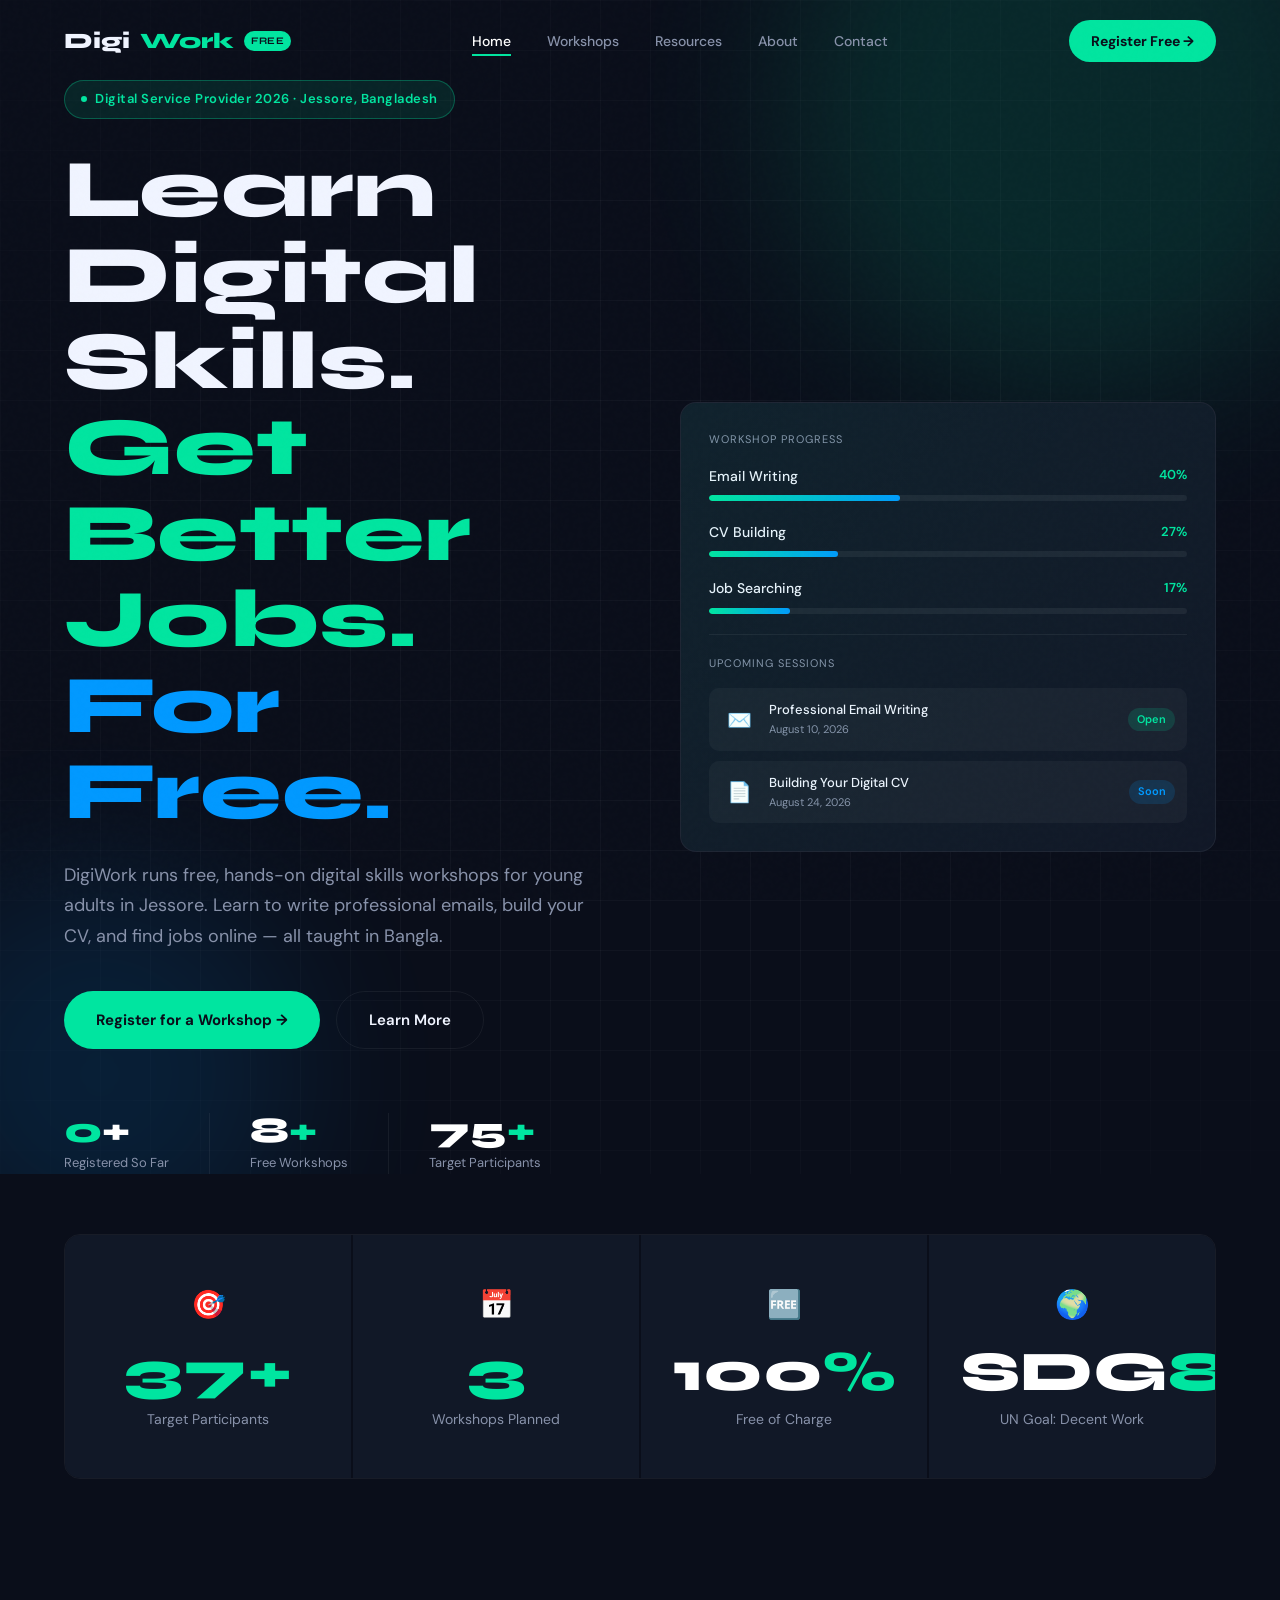
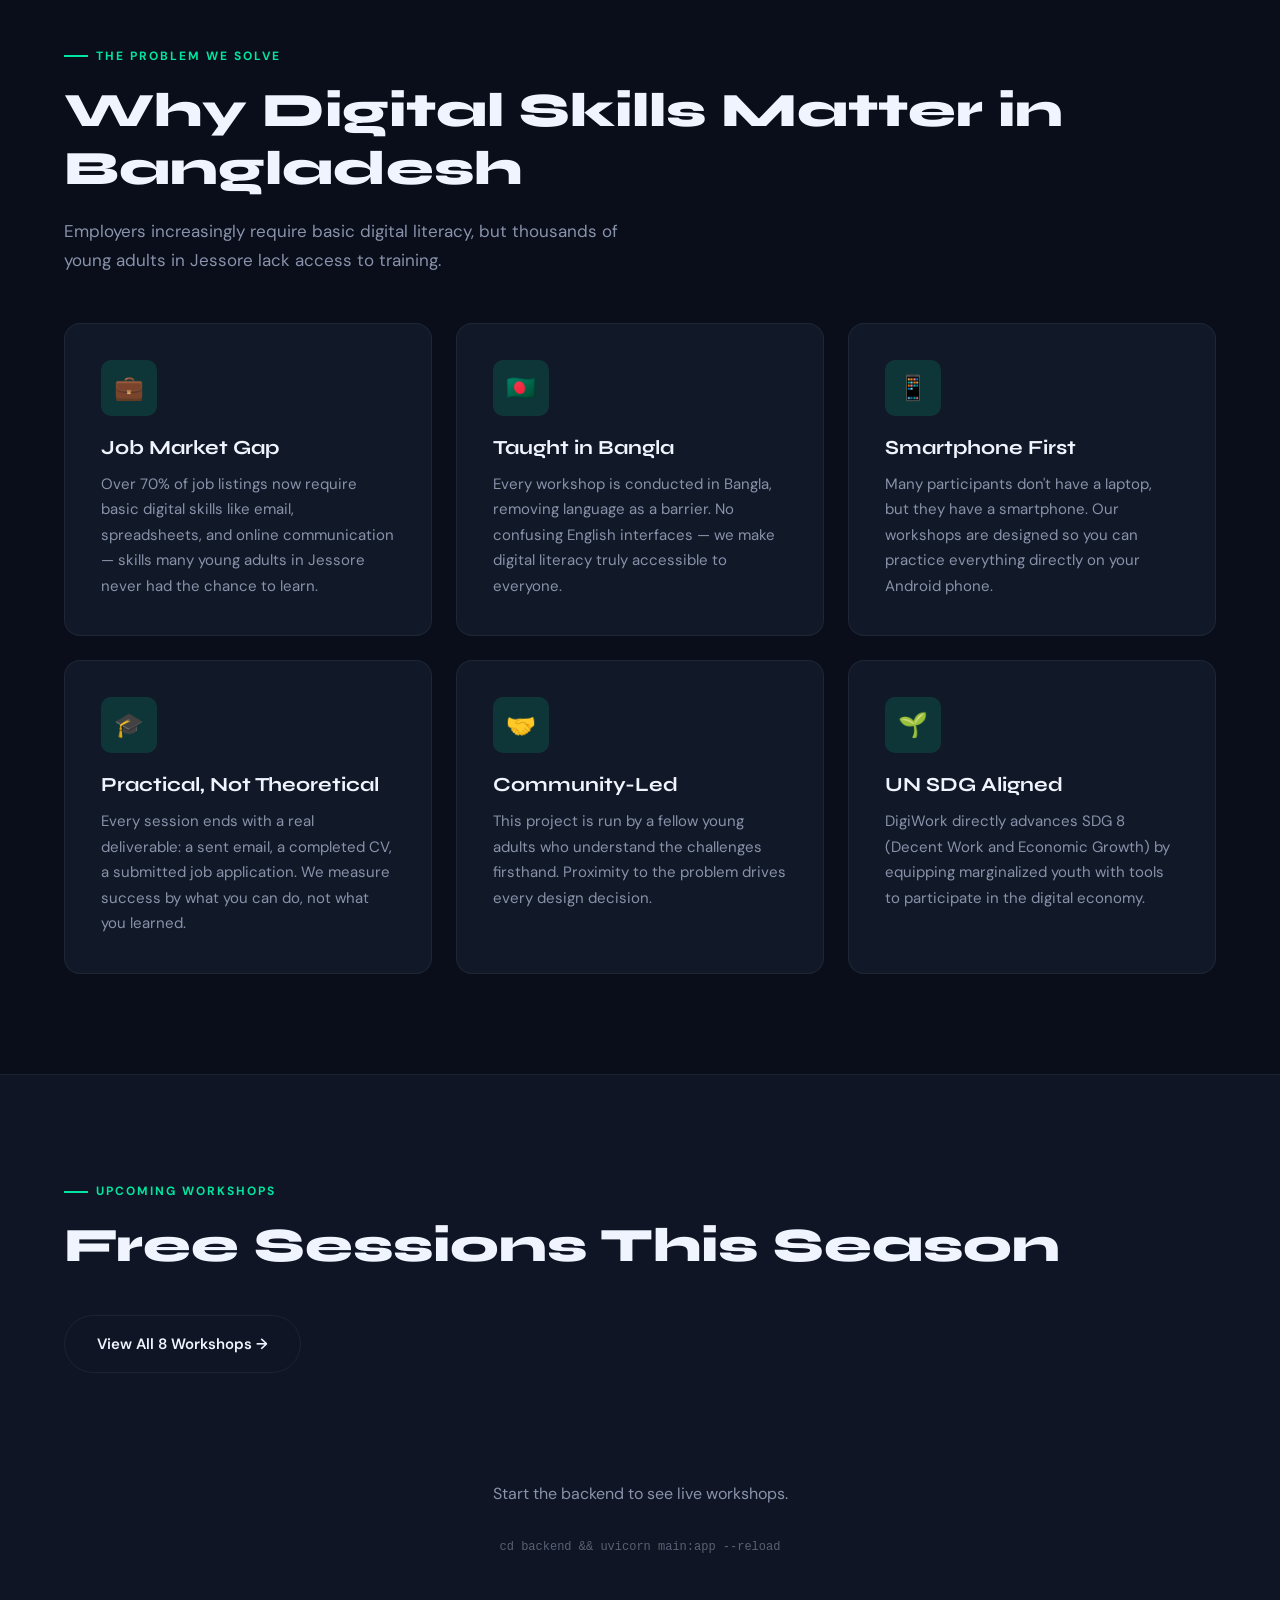
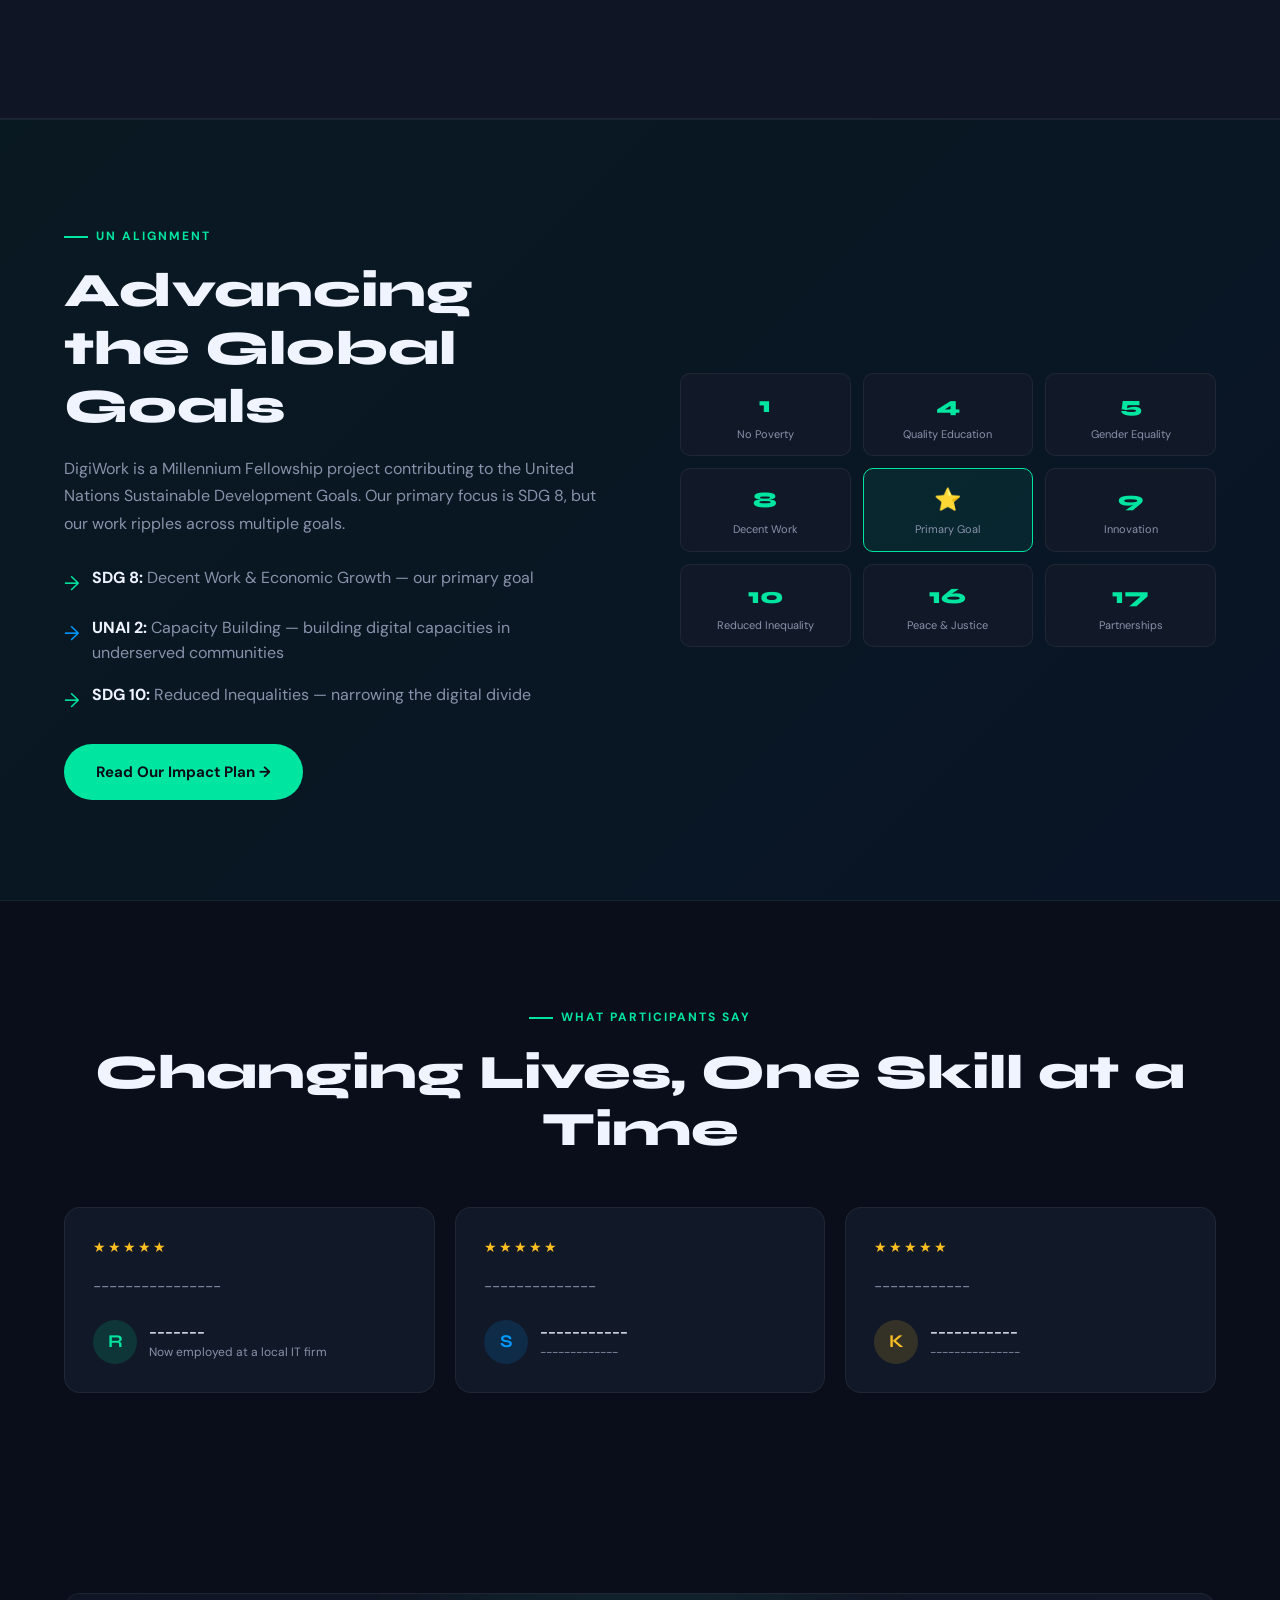
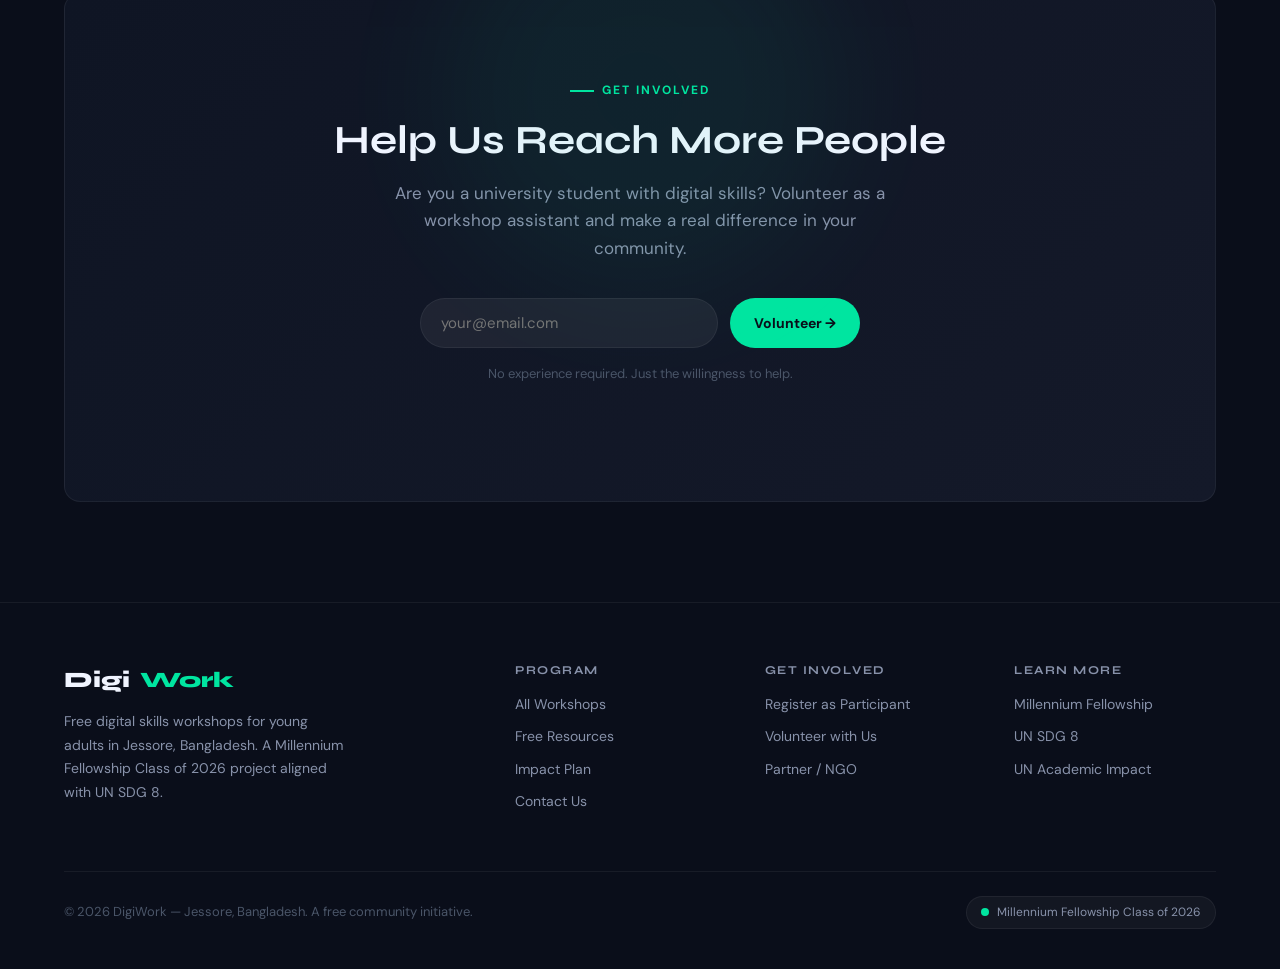
<file: index.html>
<!DOCTYPE html>
<html lang="en">
<head>
  <meta charset="UTF-8">
  <meta name="viewport" content="width=device-width, initial-scale=1.0">
  <title>DigiWork — Digital Skills for Jobs | Jessore, Bangladesh</title>
  <meta name="description" content="Free digital literacy workshops empowering young adults in Jessore with the skills to find and succeed in the modern workplace.">
  <link rel="stylesheet" href="css/style.css">
  <link rel="icon" href="data:image/svg+xml,<svg xmlns='http://www.w3.org/2000/svg' viewBox='0 0 100 100'><text y='.9em' font-size='90'>💡</text></svg>">
</head>
<body>

<!-- ─── Navigation ──────────────────────────────────────────────────────────── -->
<nav class="nav">
  <div class="container">
    <div class="nav-inner">
      <a href="index.html" class="nav-logo">
        Digi<span class="nav-logo-dot">Work</span>
        <span class="nav-badge">Free</span>
      </a>
      <div class="nav-links">
        <a href="index.html">Home</a>
        <a href="workshops.html">Workshops</a>
        <a href="resources.html">Resources</a>
        <a href="about.html">About</a>
        <a href="contact.html">Contact</a>
      </div>
      <a href="workshops.html" class="nav-cta">Register Free →</a>
      <button class="hamburger" aria-label="Menu">
        <span></span><span></span><span></span>
      </button>
    </div>
  </div>
</nav>

<!-- ─── Mobile Menu ─────────────────────────────────────────────────────────── -->
<div class="mobile-menu">
  <a href="index.html">Home</a>
  <a href="workshops.html">Workshops</a>
  <a href="resources.html">Resources</a>
  <a href="about.html">About</a>
  <a href="contact.html">Contact</a>
  <a href="workshops.html" style="color: var(--accent);">Register Free →</a>
</div>

<!-- ─── Hero ────────────────────────────────────────────────────────────────── -->
<section class="hero">
  <div class="hero-bg">
    <div class="hero-orb hero-orb-1"></div>
    <div class="hero-orb hero-orb-2"></div>
    <div class="hero-grid"></div>
  </div>
  <div class="container">
    <div style="display:grid; grid-template-columns:1fr 1fr; gap:80px; align-items:center;" class="hero-grid-layout">
      <div>
        <div class="hero-tag">
          <span class="hero-tag-dot"></span>
          Digital Service Provider 2026 · Jessore, Bangladesh
        </div>
        <h1>
          Learn Digital Skills.<br>
          <span class="accent">Get Better Jobs.</span><br>
          <span class="accent2">For Free.</span>
        </h1>
        <p class="hero-sub">
          DigiWork runs free, hands-on digital skills workshops for young adults in Jessore. 
          Learn to write professional emails, build your CV, and find jobs online — all taught in Bangla.
        </p>
        <div class="hero-actions">
          <a href="workshops.html" class="btn-primary">Register for a Workshop →</a>
          <a href="about.html" class="btn-secondary">Learn More</a>
        </div>
        <div class="hero-stats">
          <div>
            <div class="hero-stat-value"><span id="liveRegistrations" data-counter data-target="0" data-suffix="">0</span>+</div>
            <div class="hero-stat-label">Registered So Far</div>
          </div>
          <div class="hero-stat-divider"></div>
          <div>
            <div class="hero-stat-value">8<span>+</span></div>
            <div class="hero-stat-label">Free Workshops</div>
          </div>
          <div class="hero-stat-divider"></div>
          <div>
            <div class="hero-stat-value">75<span>+</span></div>
            <div class="hero-stat-label">Target Participants</div>
          </div>
        </div>
      </div>

      <div class="hero-visual">
        <div class="hero-card">
          <div class="hero-card-label">Workshop Progress</div>
          <div class="hero-card-progress">
            <div class="hero-card-row">
              <span class="hero-card-name">Email Writing</span>
              <span class="hero-card-pct">40%</span>
            </div>
            <div class="progress-bar">
              <div class="progress-fill" data-width="40" style="width:0%"></div>
            </div>
          </div>
          <div class="hero-card-progress">
            <div class="hero-card-row">
              <span class="hero-card-name">CV Building</span>
              <span class="hero-card-pct">27%</span>
            </div>
            <div class="progress-bar">
              <div class="progress-fill" data-width="27" style="width:0%"></div>
            </div>
          </div>
          <div class="hero-card-progress">
            <div class="hero-card-row">
              <span class="hero-card-name">Job Searching</span>
              <span class="hero-card-pct">17%</span>
            </div>
            <div class="progress-bar">
              <div class="progress-fill" data-width="17" style="width:0%"></div>
            </div>
          </div>

          <div style="border-top:1px solid var(--card-border); margin: 20px 0;"></div>
          <div class="hero-card-label">Upcoming Sessions</div>
          <div class="hero-card-workshops">
            <div class="mini-workshop">
              <span class="mini-workshop-icon">✉️</span>
              <div>
                <div class="mini-workshop-title">Professional Email Writing</div>
                <div class="mini-workshop-date">August 10, 2026</div>
              </div>
              <span class="badge badge-open">Open</span>
            </div>
            <div class="mini-workshop">
              <span class="mini-workshop-icon">📄</span>
              <div>
                <div class="mini-workshop-title">Building Your Digital CV</div>
                <div class="mini-workshop-date">August 24, 2026</div>
              </div>
              <span class="badge badge-soon">Soon</span>
            </div>
          </div>
        </div>
      </div>
    </div>
  </div>
</section>

<!-- ─── Impact Numbers ───────────────────────────────────────────────────────── -->
<section class="section-sm">
  <div class="container">
    <div class="impact-grid reveal">
      <div class="impact-card">
        <div class="impact-icon">🎯</div>
        <div class="impact-number"><span data-counter data-target="75" data-suffix="+">0+</span></div>
        <div class="impact-label">Target Participants</div>
      </div>
      <div class="impact-card">
        <div class="impact-icon">📅</div>
        <div class="impact-number"><span data-counter data-target="8" data-suffix="">0</span></div>
        <div class="impact-label">Workshops Planned</div>
      </div>
      <div class="impact-card">
        <div class="impact-icon">🆓</div>
        <div class="impact-number">100<span>%</span></div>
        <div class="impact-label">Free of Charge</div>
      </div>
      <div class="impact-card">
        <div class="impact-icon">🌍</div>
        <div class="impact-number">SDG<span>8</span></div>
        <div class="impact-label">UN Goal: Decent Work</div>
      </div>
    </div>
  </div>
</section>

<!-- ─── Why DigiWork ─────────────────────────────────────────────────────────── -->
<section class="section">
  <div class="container">
    <div class="reveal">
      <div class="section-label">The Problem We Solve</div>
      <h2 class="section-title">Why Digital Skills Matter in Bangladesh</h2>
      <p class="section-sub">Employers increasingly require basic digital literacy, but thousands of young adults in Jessore lack access to training.</p>
    </div>
    <div style="height:48px"></div>
    <div class="why-grid">
      <div class="why-card reveal">
        <div class="why-icon">💼</div>
        <h3>Job Market Gap</h3>
        <p>Over 70% of job listings now require basic digital skills like email, spreadsheets, and online communication — skills many young adults in Jessore never had the chance to learn.</p>
      </div>
      <div class="why-card reveal" style="transition-delay:0.1s">
        <div class="why-icon">🇧🇩</div>
        <h3>Taught in Bangla</h3>
        <p>Every workshop is conducted in Bangla, removing language as a barrier. No confusing English interfaces — we make digital literacy truly accessible to everyone.</p>
      </div>
      <div class="why-card reveal" style="transition-delay:0.2s">
        <div class="why-icon">📱</div>
        <h3>Smartphone First</h3>
        <p>Many participants don't have a laptop, but they have a smartphone. Our workshops are designed so you can practice everything directly on your Android phone.</p>
      </div>
      <div class="why-card reveal" style="transition-delay:0.3s">
        <div class="why-icon">🎓</div>
        <h3>Practical, Not Theoretical</h3>
        <p>Every session ends with a real deliverable: a sent email, a completed CV, a submitted job application. We measure success by what you can do, not what you learned.</p>
      </div>
      <div class="why-card reveal" style="transition-delay:0.4s">
        <div class="why-icon">🤝</div>
        <h3>Community-Led</h3>
        <p>This project is run by a fellow young adults who understand the challenges firsthand. Proximity to the problem drives every design decision.</p>
      </div>
      <div class="why-card reveal" style="transition-delay:0.5s">
        <div class="why-icon">🌱</div>
        <h3>UN SDG Aligned</h3>
        <p>DigiWork directly advances SDG 8 (Decent Work and Economic Growth) by equipping marginalized youth with tools to participate in the digital economy.</p>
      </div>
    </div>
  </div>
</section>

<!-- ─── Featured Workshops ───────────────────────────────────────────────────── -->
<section class="section" style="background:var(--bg2); border-top:1px solid var(--card-border); border-bottom:1px solid var(--card-border);">
  <div class="container">
    <div style="display:flex; justify-content:space-between; align-items:flex-end; flex-wrap:wrap; gap:20px; margin-bottom:48px;">
      <div class="reveal">
        <div class="section-label">Upcoming Workshops</div>
        <h2 class="section-title">Free Sessions This Season</h2>
      </div>
      <a href="workshops.html" class="btn-secondary reveal">View All 8 Workshops →</a>
    </div>
    <div class="workshops-grid" id="workshopsContainer">
      <div class="loading-workshops" style="grid-column:1/-1">
        <div class="spinner"></div>
        <p>Loading workshops...</p>
      </div>
    </div>
  </div>
</section>

<!-- ─── SDG Section ──────────────────────────────────────────────────────────── -->
<section class="section sdg-section">
  <div class="container">
    <div class="sdg-inner">
      <div class="reveal">
        <div class="section-label">UN Alignment</div>
        <h2 class="section-title">Advancing the Global Goals</h2>
        <p style="color:var(--text-muted); margin-bottom:28px; line-height:1.7;">
          DigiWork is a Millennium Fellowship project contributing to the United Nations Sustainable Development Goals. Our primary focus is SDG 8, but our work ripples across multiple goals.
        </p>
        <div style="display:flex; flex-direction:column; gap:16px;">
          <div style="display:flex; gap:12px; align-items:flex-start;">
            <span style="color:var(--accent); font-size:20px; margin-top:2px;">→</span>
            <div>
              <strong>SDG 8:</strong>
              <span style="color:var(--text-muted)"> Decent Work & Economic Growth — our primary goal</span>
            </div>
          </div>
          <div style="display:flex; gap:12px; align-items:flex-start;">
            <span style="color:var(--accent2); font-size:20px; margin-top:2px;">→</span>
            <div>
              <strong>UNAI 2:</strong>
              <span style="color:var(--text-muted)"> Capacity Building — building digital capacities in underserved communities</span>
            </div>
          </div>
          <div style="display:flex; gap:12px; align-items:flex-start;">
            <span style="color:var(--accent); font-size:20px; margin-top:2px;">→</span>
            <div>
              <strong>SDG 10:</strong>
              <span style="color:var(--text-muted)"> Reduced Inequalities — narrowing the digital divide</span>
            </div>
          </div>
        </div>
        <div style="height:28px"></div>
        <a href="about.html" class="btn-primary">Read Our Impact Plan →</a>
      </div>
      <div class="sdg-goals reveal">
        <div class="sdg-chip"><div class="sdg-chip-num">1</div><div class="sdg-chip-label">No Poverty</div></div>
        <div class="sdg-chip"><div class="sdg-chip-num">4</div><div class="sdg-chip-label">Quality Education</div></div>
        <div class="sdg-chip"><div class="sdg-chip-num">5</div><div class="sdg-chip-label">Gender Equality</div></div>
        <div class="sdg-chip"><div class="sdg-chip-num">8</div><div class="sdg-chip-label">Decent Work</div></div>
        <div class="sdg-chip active"><div class="sdg-chip-num">⭐</div><div class="sdg-chip-label">Primary Goal</div></div>
        <div class="sdg-chip"><div class="sdg-chip-num">9</div><div class="sdg-chip-label">Innovation</div></div>
        <div class="sdg-chip"><div class="sdg-chip-num">10</div><div class="sdg-chip-label">Reduced Inequality</div></div>
        <div class="sdg-chip"><div class="sdg-chip-num">16</div><div class="sdg-chip-label">Peace & Justice</div></div>
        <div class="sdg-chip"><div class="sdg-chip-num">17</div><div class="sdg-chip-label">Partnerships</div></div>
      </div>
    </div>
  </div>
</section>

<!-- ─── Testimonials ─────────────────────────────────────────────────────────── -->
<section class="section">
  <div class="container">
    <div class="reveal" style="text-align:center; margin-bottom:48px;">
      <div class="section-label" style="justify-content:center;">What Participants Say</div>
      <h2 class="section-title">Changing Lives, One Skill at a Time</h2>
    </div>
    <div class="testimonials-grid">
      <div class="testimonial-card reveal">
        <div class="testimonial-stars">★★★★★</div>
        <p class="testimonial-text">----------------</p>
        <div class="testimonial-author">
          <div class="testimonial-avatar" style="background:rgba(0,229,160,0.15); color:var(--accent);">R</div>
          <div>
            <div class="testimonial-name">-------</div>
            <div class="testimonial-role">Now employed at a local IT firm</div>
          </div>
        </div>
      </div>
      <div class="testimonial-card reveal" style="transition-delay:0.1s">
        <div class="testimonial-stars">★★★★★</div>
        <p class="testimonial-text">--------------</p>
        <div class="testimonial-author">
          <div class="testimonial-avatar" style="background:rgba(0,153,255,0.15); color:var(--accent2);">S</div>
          <div>
            <div class="testimonial-name">-----------</div>
            <div class="testimonial-role">-------------</div>
          </div>
        </div>
      </div>
      <div class="testimonial-card reveal" style="transition-delay:0.2s">
        <div class="testimonial-stars">★★★★★</div>
        <p class="testimonial-text">------------</p>
        <div class="testimonial-author">
          <div class="testimonial-avatar" style="background:rgba(251,191,36,0.15); color:var(--warning);">K</div>
          <div>
            <div class="testimonial-name">-----------</div>
            <div class="testimonial-role">---------------</div>
          </div>
        </div>
      </div>
    </div>
  </div>
</section>

<!-- ─── Volunteer CTA ─────────────────────────────────────────────────────────── -->
<section class="section">
  <div class="container">
    <div class="volunteer-cta reveal">
      <div class="section-label" style="justify-content:center;">Get Involved</div>
      <h2>Help Us Reach More People</h2>
      <p>Are you a university student with digital skills? Volunteer as a workshop assistant and make a real difference in your community.</p>
      <form class="volunteer-form-inline" id="volunteerFormMain">
        <input type="email" placeholder="your@email.com" required>
        <button type="submit">Volunteer →</button>
      </form>
      <p style="font-size:13px; color:var(--text-dim); margin-top:16px;">No experience required. Just the willingness to help.</p>
    </div>
  </div>
</section>

<!-- ─── Footer ───────────────────────────────────────────────────────────────── -->
<footer>
  <div class="container">
    <div class="footer-grid">
      <div class="footer-brand">
        <div class="nav-logo" style="margin-bottom:12px;">Digi<span class="nav-logo-dot">Work</span></div>
        <p>Free digital skills workshops for young adults in Jessore, Bangladesh. A Millennium Fellowship Class of 2026 project aligned with UN SDG 8.</p>
      </div>
      <div class="footer-col">
        <h4>Program</h4>
        <a href="workshops.html">All Workshops</a>
        <a href="resources.html">Free Resources</a>
        <a href="about.html">Impact Plan</a>
        <a href="contact.html">Contact Us</a>
      </div>
      <div class="footer-col">
        <h4>Get Involved</h4>
        <a href="workshops.html">Register as Participant</a>
        <a href="contact.html">Volunteer with Us</a>
        <a href="contact.html">Partner / NGO</a>
      </div>
      <div class="footer-col">
        <h4>Learn More</h4>
        <a href="https://www.millenniumfellows.org" target="_blank">Millennium Fellowship</a>
        <a href="https://sdgs.un.org/goals/goal8" target="_blank">UN SDG 8</a>
        <a href="https://www.un.org/en/academic-impact" target="_blank">UN Academic Impact</a>
      </div>
    </div>
    <div class="footer-bottom">
      <p>© 2026 DigiWork — Jessore, Bangladesh. A free community initiative.</p>
      <div class="footer-un">
        <div class="footer-un-dot"></div>
        Millennium Fellowship Class of 2026
      </div>
    </div>
  </div>
</footer>

<!-- ─── Register Modal ───────────────────────────────────────────────────────── -->
<div class="modal-overlay" id="registerModal">
  <div class="modal">
    <button class="modal-close" onclick="closeRegisterModal()">✕</button>
    <div id="registerForm">
      <h2>Register for Workshop</h2>
      <p style="color:var(--text-muted); font-size:14px; margin-bottom:20px;">This workshop is 100% free. Just fill in your details below.</p>
      <div class="modal-workshop-info" id="modalWorkshopInfo">
        <span>📅</span>
        <span id="modalWorkshopTitle">Workshop Name</span>
      </div>
      <div class="alert alert-error" id="registerAlert"></div>
      <form id="regForm">
        <div class="form-group">
          <label class="form-label">Full Name *</label>
          <input type="text" class="form-input" id="regName" placeholder="Your full name" required>
        </div>
        <div class="form-row">
          <div class="form-group">
            <label class="form-label">Email Address *</label>
            <input type="email" class="form-input" id="regEmail" placeholder="you@email.com" required>
          </div>
          <div class="form-group">
            <label class="form-label">Phone Number</label>
            <input type="tel" class="form-input" id="regPhone" placeholder="01XXXXXXXXX">
          </div>
        </div>
        <div class="form-row">
          <div class="form-group">
            <label class="form-label">Your Age</label>
            <input type="number" class="form-input" id="regAge" placeholder="22" min="16" max="60">
          </div>
          <div class="form-group">
            <label class="form-label">Current Situation</label>
            <select class="form-input" id="regSituation">
              <option value="">Select...</option>
              <option value="unemployed">Looking for a job</option>
              <option value="student">Still studying</option>
              <option value="employed">Employed, want to upskill</option>
              <option value="freelancer">Want to freelance</option>
              <option value="other">Other</option>
            </select>
          </div>
        </div>
        <button type="submit" class="form-submit" id="regSubmitBtn">
          Confirm Registration →
        </button>
        <p style="font-size:12px; color:var(--text-dim); margin-top:12px; text-align:center;">We'll send confirmation to your email. No spam ever.</p>
      </form>
    </div>
    <div class="form-success" id="registerSuccess">
      <div class="form-success-icon">🎉</div>
      <h3>You're Registered!</h3>
      <p style="color:var(--text-muted);">Check your email for confirmation details. We'll see you at the workshop!</p>
      <button class="btn-primary" style="margin-top:24px;" onclick="closeRegisterModal()">Done →</button>
    </div>
  </div>
</div>

<script src="js/main.js"></script>
<script>
  // Fix workshops to show only first 4 on homepage
  const origRender = renderWorkshops;
  async function loadWorkshops() {
    const container = document.getElementById('workshopsContainer');
    if (!container) return;
    try {
      const res = await fetch(`${API_BASE}/workshops`);
      const workshops = await res.json();
      renderWorkshops(container, workshops.slice(0, 4));
    } catch {
      container.innerHTML = `<div style="grid-column:1/-1; text-align:center; padding:60px; color:var(--text-muted);">
        <p>Start the backend to see live workshops.</p><br>
        <code style="font-size:12px; opacity:0.6;">cd backend && uvicorn main:app --reload</code>
      </div>`;
    }
  }

  document.getElementById('volunteerFormMain')?.addEventListener('submit', submitVolunteer);
</script>
</body>
</html>
</file>
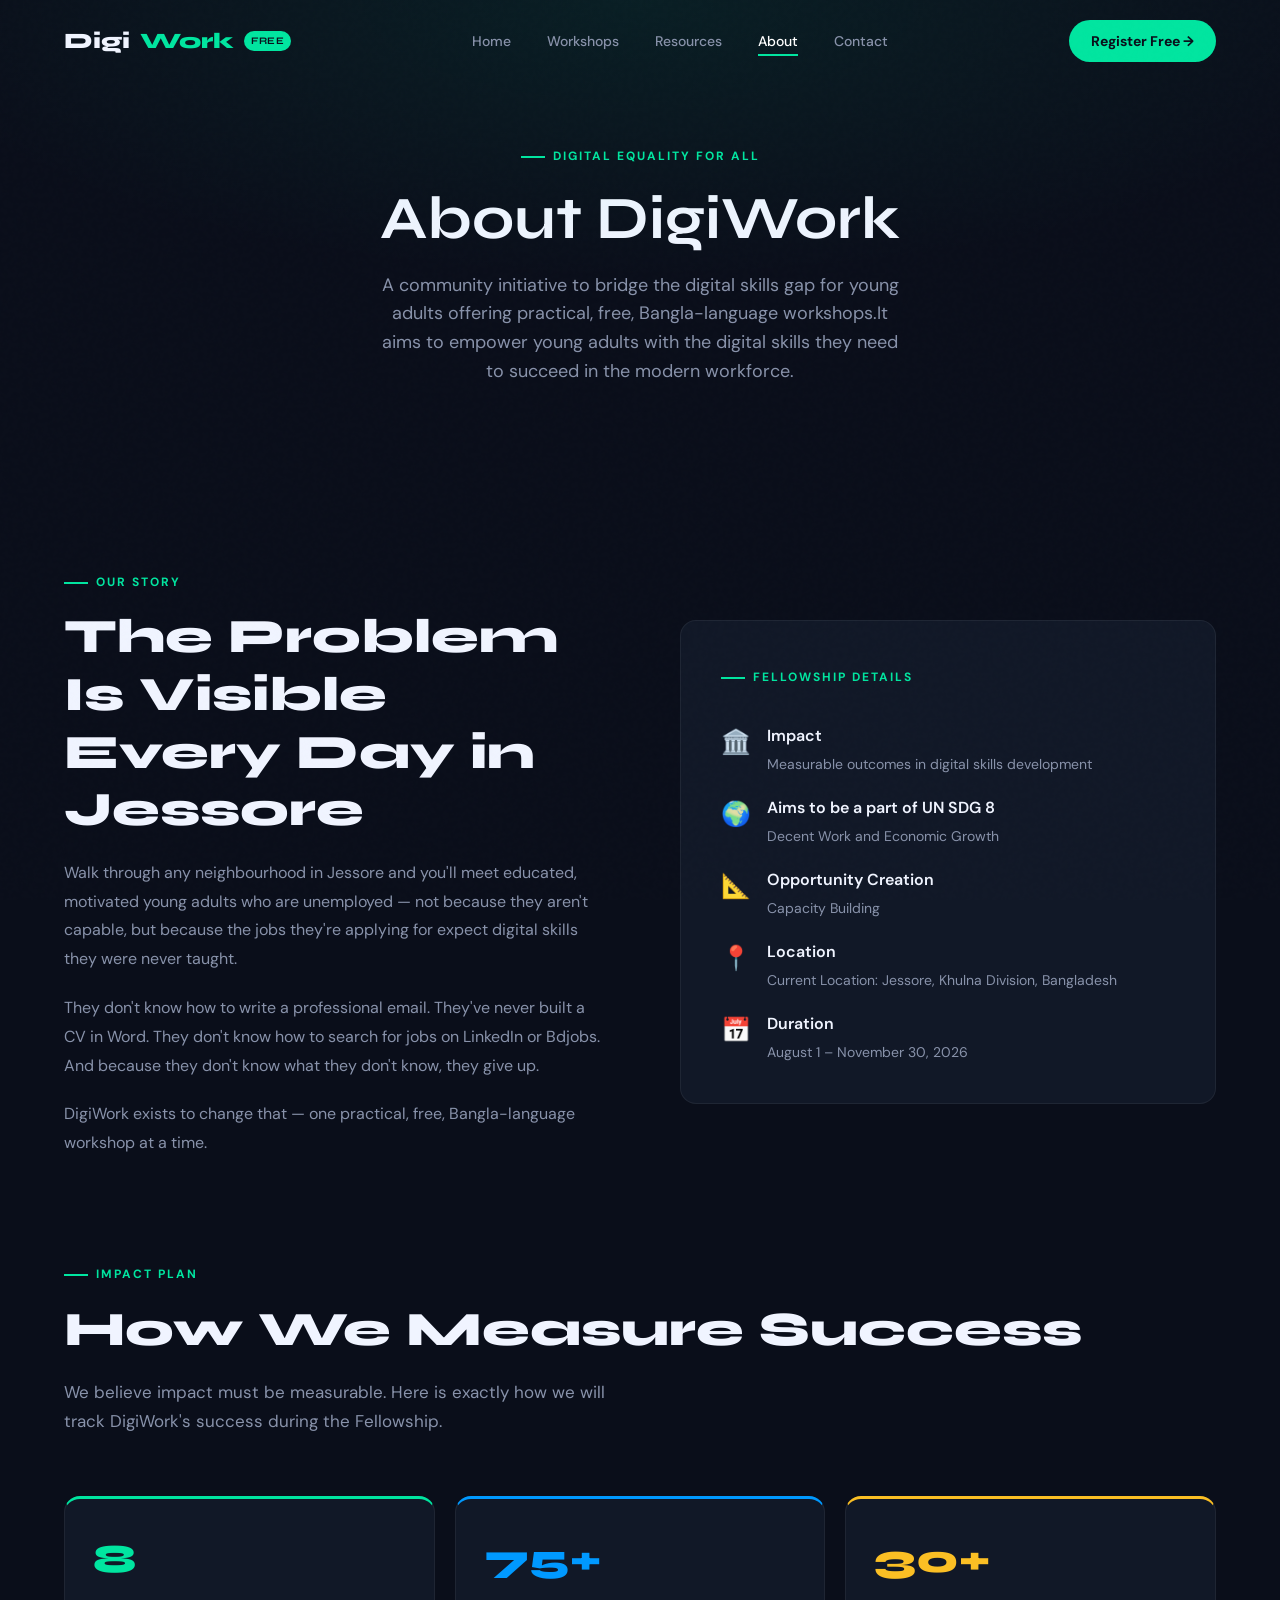
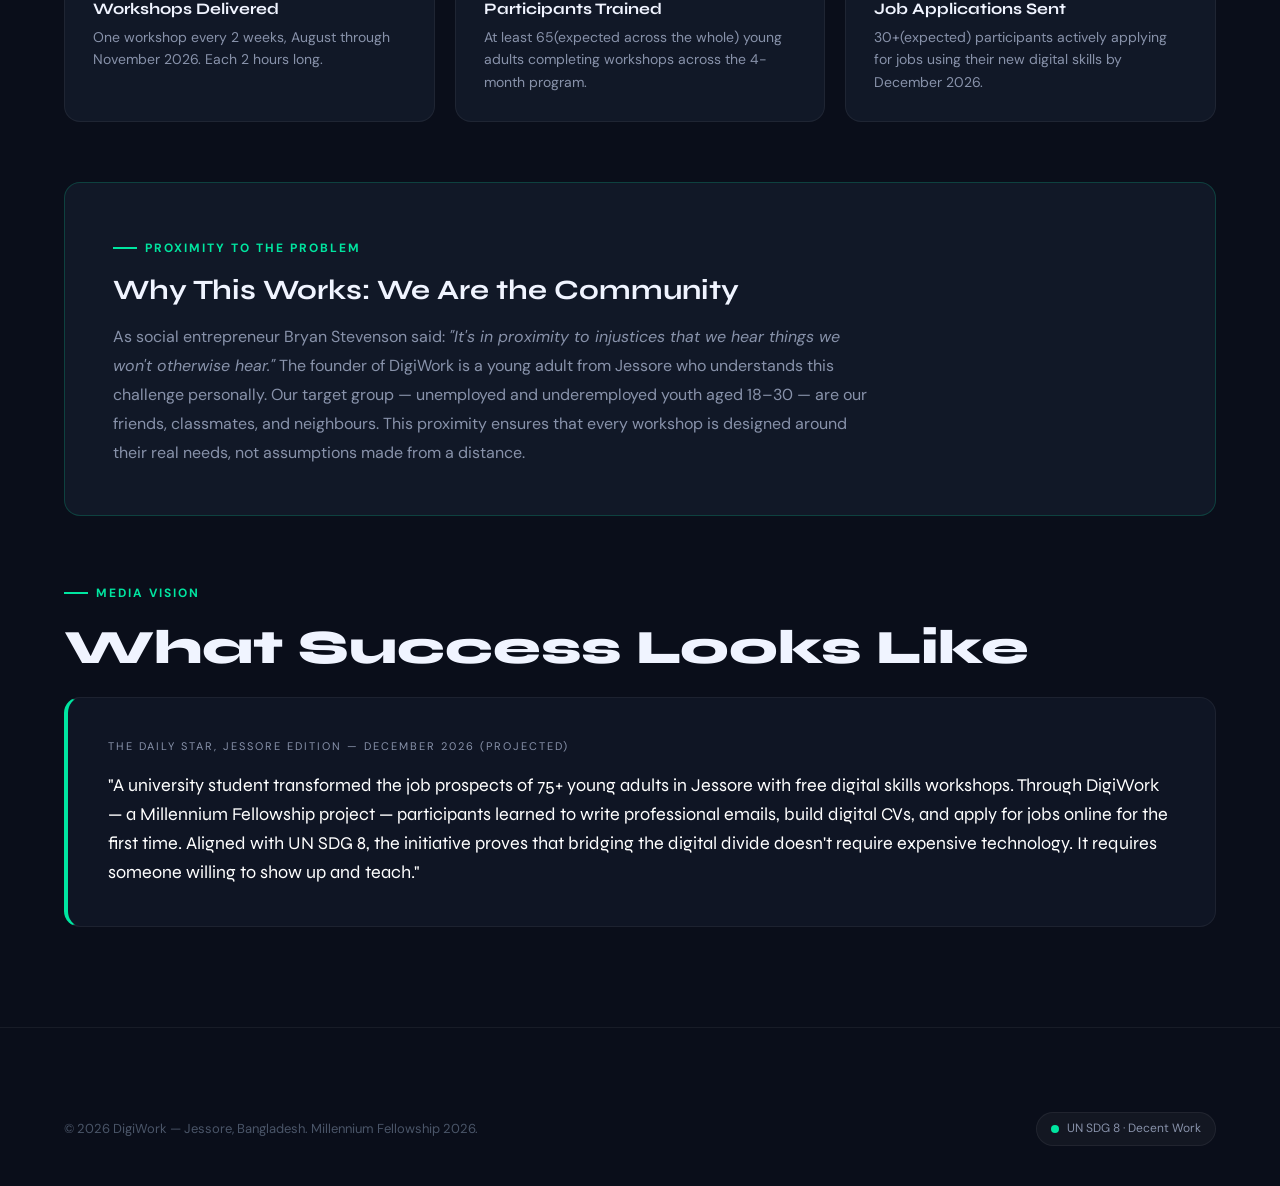
<file: about.html>
<!DOCTYPE html>
<html lang="en">
<head>
  <meta charset="UTF-8"><meta name="viewport" content="width=device-width, initial-scale=1.0">
  <title>About DigiWork — Millennium Fellowship Project</title>
  <link rel="stylesheet" href="css/style.css">
  <link rel="icon" href="data:image/svg+xml,<svg xmlns='http://www.w3.org/2000/svg' viewBox='0 0 100 100'><text y='.9em' font-size='90'>💡</text></svg>">
</head>
<body>
<nav class="nav">
  <div class="container"><div class="nav-inner">
    <a href="index.html" class="nav-logo">Digi<span class="nav-logo-dot">Work</span><span class="nav-badge">Free</span></a>
    <div class="nav-links">
      <a href="index.html">Home</a><a href="workshops.html">Workshops</a>
      <a href="resources.html">Resources</a><a href="about.html">About</a><a href="contact.html">Contact</a>
    </div>
    <a href="workshops.html" class="nav-cta">Register Free →</a>
    <button class="hamburger"><span></span><span></span><span></span></button>
  </div></div>
</nav>
<div class="mobile-menu">
  <a href="index.html">Home</a><a href="workshops.html">Workshops</a>
  <a href="resources.html">Resources</a><a href="about.html">About</a><a href="contact.html">Contact</a>
</div>

<div class="page-header">
  <div class="page-header-bg"></div>
  <div class="container">
    <div class="section-label" style="justify-content:center;">Digital Equality for all</div>
    <h1>About DigiWork</h1>
    <p>A community initiative to bridge the digital skills gap for young adults offering practical, free, Bangla-language workshops.It aims to empower young adults with the digital skills they need to succeed in the modern workforce.</p>
  </div>
</div>

<section class="section">
  <div class="container">
    <!-- The Story -->
    <div style="display:grid; grid-template-columns:1fr 1fr; gap:80px; align-items:center; margin-bottom:100px;" class="hero-grid-layout reveal">
      <div>
        <div class="section-label">Our Story</div>
        <h2 class="section-title">The Problem Is Visible Every Day in Jessore</h2>
        <p style="color:var(--text-muted); line-height:1.8; margin-bottom:20px;">
          Walk through any neighbourhood in Jessore and you'll meet educated, motivated young adults who are unemployed — not because they aren't capable, but because the jobs they're applying for expect digital skills they were never taught.
        </p>
        <p style="color:var(--text-muted); line-height:1.8; margin-bottom:20px;">
          They don't know how to write a professional email. They've never built a CV in Word. They don't know how to search for jobs on LinkedIn or Bdjobs. And because they don't know what they don't know, they give up.
        </p>
        <p style="color:var(--text-muted); line-height:1.8;">
          DigiWork exists to change that — one practical, free, Bangla-language workshop at a time.
        </p>
      </div>
      <div style="background:var(--card); border:1px solid var(--card-border); border-radius:var(--radius); padding:40px;">
        <div class="section-label">Fellowship Details</div>
        <div style="display:flex; flex-direction:column; gap:20px; margin-top:20px;">
          <div style="display:flex; gap:16px;">
            <span style="font-size:24px;">🏛️</span>
            <div><div style="font-weight:600; margin-bottom:4px;">Impact</div><div style="font-size:14px; color:var(--text-muted);">Measurable outcomes in digital skills development</div></div>
          </div>
          <div style="display:flex; gap:16px;">
            <span style="font-size:24px;">🌍</span>
            <div><div style="font-weight:600; margin-bottom:4px;">Aims to be a part of UN SDG 8</div><div style="font-size:14px; color:var(--text-muted);">Decent Work and Economic Growth</div></div>
          </div>
          <div style="display:flex; gap:16px;">
            <span style="font-size:24px;">📐</span>
            <div><div style="font-weight:600; margin-bottom:4px;">Opportunity Creation</div><div style="font-size:14px; color:var(--text-muted);">Capacity Building</div></div>
          </div>
          <div style="display:flex; gap:16px;">
            <span style="font-size:24px;">📍</span>
            <div><div style="font-weight:600; margin-bottom:4px;">Location</div><div style="font-size:14px; color:var(--text-muted);">Current Location: Jessore, Khulna Division, Bangladesh</div></div>
          </div>
          <div style="display:flex; gap:16px;">
            <span style="font-size:24px;">📅</span>
            <div><div style="font-weight:600; margin-bottom:4px;">Duration</div><div style="font-size:14px; color:var(--text-muted);">August 1 – November 30, 2026</div></div>
          </div>
        </div>
      </div>
    </div>

    <!-- Impact Plan -->
    <div class="reveal" style="margin-bottom:60px;">
      <div class="section-label">Impact Plan</div>
      <h2 class="section-title">How We Measure Success</h2>
      <p class="section-sub">We believe impact must be measurable. Here is exactly how we will track DigiWork's success during the Fellowship.</p>
    </div>

    <div style="display:grid; grid-template-columns:repeat(3,1fr); gap:20px; margin-bottom:60px;" class="reveal">
      <div style="background:var(--card); border:1px solid var(--card-border); border-radius:var(--radius); padding:28px; border-top:3px solid var(--accent);">
        <div style="font-size:40px; font-family:var(--font-display); font-weight:800; color:var(--accent); margin-bottom:8px;">8</div>
        <h4 style="margin-bottom:8px;">Workshops Delivered</h4>
        <p style="font-size:14px; color:var(--text-muted);">One workshop every 2 weeks, August through November 2026. Each 2 hours long.</p>
      </div>
      <div style="background:var(--card); border:1px solid var(--card-border); border-radius:var(--radius); padding:28px; border-top:3px solid var(--accent2);">
        <div style="font-size:40px; font-family:var(--font-display); font-weight:800; color:var(--accent2); margin-bottom:8px;">75+</div>
        <h4 style="margin-bottom:8px;">Participants Trained</h4>
        <p style="font-size:14px; color:var(--text-muted);">At least 65(expected across the whole) young adults completing workshops across the 4-month program.</p>
      </div>
      <div style="background:var(--card); border:1px solid var(--card-border); border-radius:var(--radius); padding:28px; border-top:3px solid var(--warning);">
        <div style="font-size:40px; font-family:var(--font-display); font-weight:800; color:var(--warning); margin-bottom:8px;">30+</div>
        <h4 style="margin-bottom:8px;">Job Applications Sent</h4>
        <p style="font-size:14px; color:var(--text-muted);">30+(expected) participants actively applying for jobs using their new digital skills by December 2026.</p>
      </div>
    </div>

    <!-- Proximity -->
    <div style="background:var(--card); border:1px solid rgba(0,229,160,0.2); border-radius:var(--radius); padding:48px; margin-bottom:60px;" class="reveal">
      <div class="section-label">Proximity to the Problem</div>
      <h2 style="font-size:28px; margin-bottom:16px;">Why This Works: We Are the Community</h2>
      <p style="color:var(--text-muted); line-height:1.8; max-width:760px;">
        As social entrepreneur Bryan Stevenson said: <em>"It's in proximity to injustices that we hear things we won't otherwise hear."</em>
        The founder of DigiWork is a young adult from Jessore who understands this challenge personally. 
        Our target group — unemployed and underemployed youth aged 18–30 — are our friends, 
        classmates, and neighbours. This proximity ensures that every workshop is designed around 
        their real needs, not assumptions made from a distance.
      </p>
    </div>

    <!-- Press Section -->
    <div class="reveal">
      <div class="section-label">Media Vision</div>
      <h2 class="section-title">What Success Looks Like</h2>
      <div style="background:var(--bg2); border:1px solid var(--card-border); border-radius:var(--radius); padding:40px; border-left:4px solid var(--accent);">
        <div style="font-size:11px; color:var(--text-muted); letter-spacing:2px; text-transform:uppercase; margin-bottom:16px;">The Daily Star, Jessore Edition — December 2026 (Projected)</div>
        <p style="font-size:18px; font-family:var(--font-display); line-height:1.6; color:var(--white);">
          "A university student transformed the job prospects of 75+ young adults in Jessore with free digital skills workshops. 
          Through DigiWork — a Millennium Fellowship project — participants learned to write professional emails, 
          build digital CVs, and apply for jobs online for the first time. Aligned with UN SDG 8, 
          the initiative proves that bridging the digital divide doesn't require expensive technology. 
          It requires someone willing to show up and teach."
        </p>
      </div>
    </div>
  </div>
</section>

<footer>
  <div class="container">
    <div class="footer-bottom" style="border-top:0">
      <p>© 2026 DigiWork — Jessore, Bangladesh. Millennium Fellowship 2026.</p>
      <div class="footer-un"><div class="footer-un-dot"></div>UN SDG 8 · Decent Work</div>
    </div>
  </div>
</footer>
<script src="js/main.js"></script>
</body>
</html>
</file>
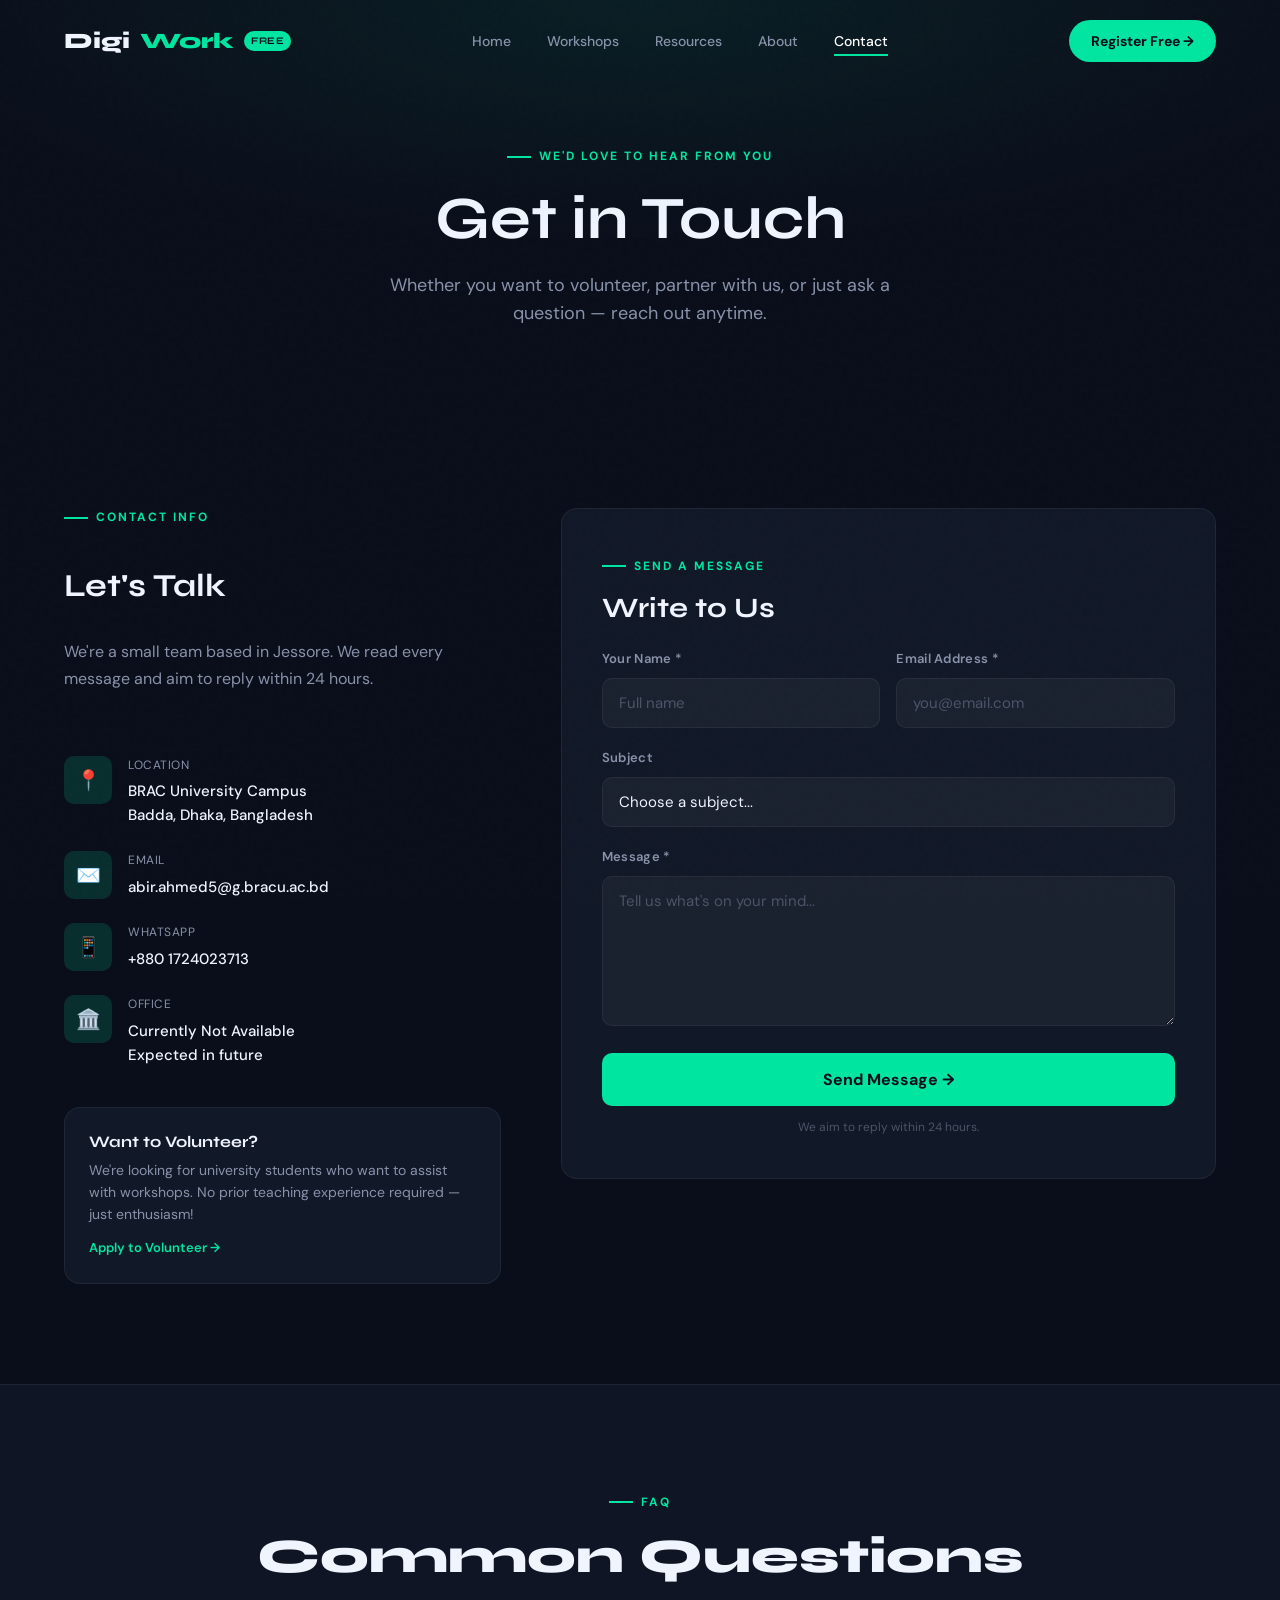
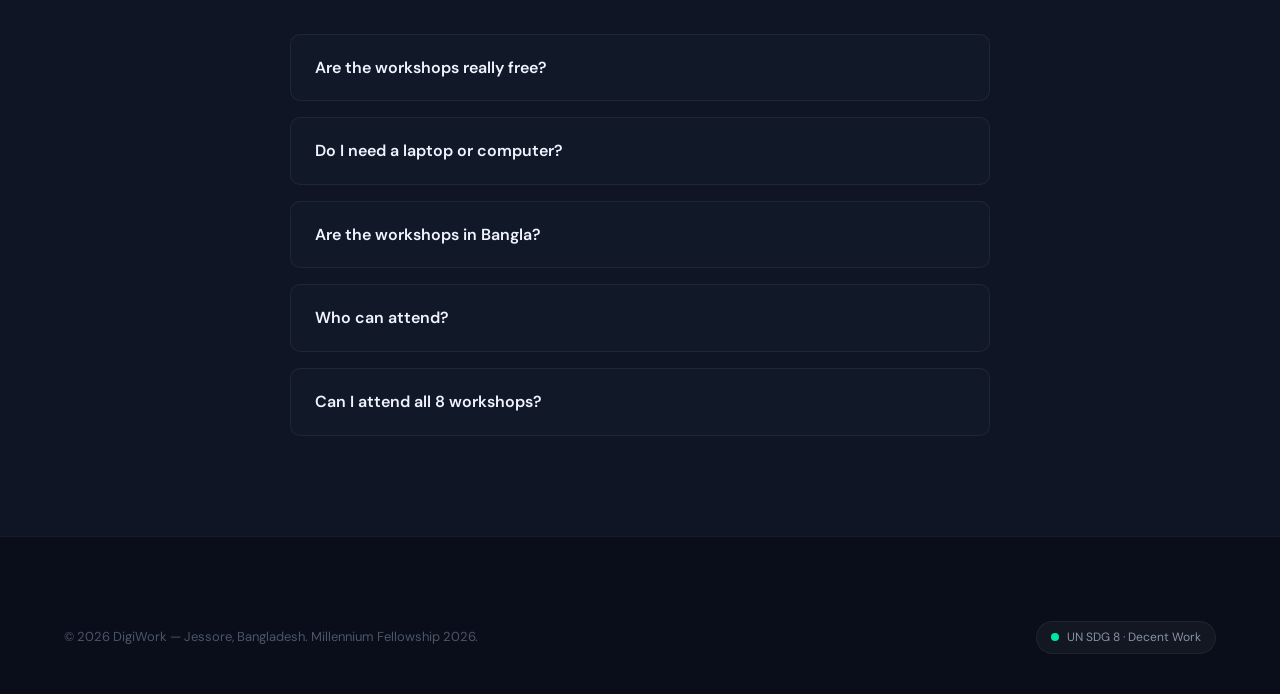
<file: contact.html>
<!DOCTYPE html>
<html lang="en">
<head>
  <meta charset="UTF-8"><meta name="viewport" content="width=device-width, initial-scale=1.0">
  <title>Contact — DigiWork</title>
  <link rel="stylesheet" href="css/style.css">
  <link rel="icon" href="data:image/svg+xml,<svg xmlns='http://www.w3.org/2000/svg' viewBox='0 0 100 100'><text y='.9em' font-size='90'>💡</text></svg>">
</head>
<body>
<nav class="nav">
  <div class="container"><div class="nav-inner">
    <a href="index.html" class="nav-logo">Digi<span class="nav-logo-dot">Work</span><span class="nav-badge">Free</span></a>
    <div class="nav-links">
      <a href="index.html">Home</a><a href="workshops.html">Workshops</a>
      <a href="resources.html">Resources</a><a href="about.html">About</a><a href="contact.html">Contact</a>
    </div>
    <a href="workshops.html" class="nav-cta">Register Free →</a>
    <button class="hamburger"><span></span><span></span><span></span></button>
  </div></div>
</nav>
<div class="mobile-menu">
  <a href="index.html">Home</a><a href="workshops.html">Workshops</a>
  <a href="resources.html">Resources</a><a href="about.html">About</a><a href="contact.html">Contact</a>
</div>

<div class="page-header">
  <div class="page-header-bg"></div>
  <div class="container">
    <div class="section-label" style="justify-content:center;">We'd Love to Hear From You</div>
    <h1>Get in Touch</h1>
    <p>Whether you want to volunteer, partner with us, or just ask a question — reach out anytime.</p>
  </div>
</div>

<section class="section">
  <div class="container">
    <div class="contact-grid">
      <div class="contact-info reveal">
        <div class="section-label">Contact Info</div>
        <h2 style="font-size:32px; margin-bottom:8px;">Let's Talk</h2>
        <p style="color:var(--text-muted); margin-bottom:40px; line-height:1.7;">We're a small team based in Jessore. We read every message and aim to reply within 24 hours.</p>

        <div class="contact-item">
          <div class="contact-item-icon">📍</div>
          <div>
            <div class="contact-item-label">Location</div>
            <div class="contact-item-value">BRAC University Campus<br>Badda, Dhaka, Bangladesh</div>
          </div>
        </div>
        <div class="contact-item">
          <div class="contact-item-icon">✉️</div>
          <div>
            <div class="contact-item-label">Email</div>
            <div class="contact-item-value">abir.ahmed5@g.bracu.ac.bd</div>
          </div>
        </div>
        <div class="contact-item">
          <div class="contact-item-icon">📱</div>
          <div>
            <div class="contact-item-label">WhatsApp</div>
            <div class="contact-item-value">+880 1724023713</div>
          </div>
        </div>
        <div class="contact-item">
          <div class="contact-item-icon">🏛️</div>
          <div>
            <div class="contact-item-label">Office</div>
            <div class="contact-item-value">Currently Not Available<br>Expected in future</div>
          </div>
        </div>

        <div style="background:var(--card); border:1px solid var(--card-border); border-radius:var(--radius); padding:24px; margin-top:16px;">
          <h4 style="margin-bottom:8px;">Want to Volunteer?</h4>
          <p style="font-size:14px; color:var(--text-muted); line-height:1.6;">We're looking for university students who want to assist with workshops. No prior teaching experience required — just enthusiasm!</p>
          <a href="#" onclick="document.getElementById('contactSubject').value='Volunteer Application'; document.getElementById('contactName').focus(); return false;" style="display:inline-block; margin-top:12px; font-size:13px; color:var(--accent); font-weight:600;">Apply to Volunteer →</a>
        </div>
      </div>

      <div class="contact-card reveal">
        <div class="section-label">Send a Message</div>
        <h2 style="font-size:28px; margin-bottom:24px;">Write to Us</h2>
        <form id="contactForm">
          <div class="form-row">
            <div class="form-group">
              <label class="form-label">Your Name *</label>
              <input type="text" class="form-input" id="contactName" placeholder="Full name" required>
            </div>
            <div class="form-group">
              <label class="form-label">Email Address *</label>
              <input type="email" class="form-input" id="contactEmail" placeholder="you@email.com" required>
            </div>
          </div>
          <div class="form-group">
            <label class="form-label">Subject</label>
            <select class="form-input" id="contactSubject">
              <option value="">Choose a subject...</option>
              <option value="General Inquiry">General Inquiry</option>
              <option value="Volunteer Application">I want to volunteer</option>
              <option value="NGO Partnership">NGO / Organization Partnership</option>
              <option value="Media / Press">Media / Press</option>
              <option value="Workshop Question">Question about a workshop</option>
              <option value="Other">Other</option>
            </select>
          </div>
          <div class="form-group">
            <label class="form-label">Message *</label>
            <textarea class="form-input" id="contactMessage" placeholder="Tell us what's on your mind..." required style="min-height:150px;"></textarea>
          </div>
          <button type="submit" class="form-submit">Send Message →</button>
          <p style="font-size:12px; color:var(--text-dim); margin-top:12px; text-align:center;">We aim to reply within 24 hours.</p>
        </form>
      </div>
    </div>
  </div>
</section>

<!-- FAQ -->
<section class="section" style="background:var(--bg2); border-top:1px solid var(--card-border);">
  <div class="container">
    <div style="text-align:center; margin-bottom:48px;" class="reveal">
      <div class="section-label" style="justify-content:center;">FAQ</div>
      <h2 class="section-title">Common Questions</h2>
    </div>
    <div style="max-width:700px; margin:0 auto; display:flex; flex-direction:column; gap:16px;" class="reveal">
      <details style="background:var(--card); border:1px solid var(--card-border); border-radius:var(--radius-sm); padding:20px 24px;">
        <summary style="cursor:pointer; font-weight:600; font-size:16px; list-style:none;">Are the workshops really free?</summary>
        <p style="margin-top:12px; color:var(--text-muted); font-size:15px;">Yes, 100% free. No registration fee, no materials fee. DigiWork is a community initiative funded through the Millennium Fellowship program.</p>
      </details>
      <details style="background:var(--card); border:1px solid var(--card-border); border-radius:var(--radius-sm); padding:20px 24px;">
        <summary style="cursor:pointer; font-weight:600; font-size:16px; list-style:none;">Do I need a laptop or computer?</summary>
        <p style="margin-top:12px; color:var(--text-muted); font-size:15px;">No! All workshops are designed to work on smartphones. If you have an Android phone, you have everything you need.</p>
      </details>
      <details style="background:var(--card); border:1px solid var(--card-border); border-radius:var(--radius-sm); padding:20px 24px;">
        <summary style="cursor:pointer; font-weight:600; font-size:16px; list-style:none;">Are the workshops in Bangla?</summary>
        <p style="margin-top:12px; color:var(--text-muted); font-size:15px;">Yes. All sessions are conducted in Bangla so that language is never a barrier to learning.</p>
      </details>
      <details style="background:var(--card); border:1px solid var(--card-border); border-radius:var(--radius-sm); padding:20px 24px;">
        <summary style="cursor:pointer; font-weight:600; font-size:16px; list-style:none;">Who can attend?</summary>
        <p style="margin-top:12px; color:var(--text-muted); font-size:15px;">Any young adult aged 18–35 from Jessore or surrounding areas who is looking to improve their digital skills for employment.</p>
      </details>
      <details style="background:var(--card); border:1px solid var(--card-border); border-radius:var(--radius-sm); padding:20px 24px;">
        <summary style="cursor:pointer; font-weight:600; font-size:16px; list-style:none;">Can I attend all 8 workshops?</summary>
        <p style="margin-top:12px; color:var(--text-muted); font-size:15px;">Absolutely! We encourage you to register for all workshops. Each one builds on the previous, but they also work as standalone sessions.</p>
      </details>
    </div>
  </div>
</section>

<footer>
  <div class="container">
    <div class="footer-bottom" style="border-top:0">
      <p>© 2026 DigiWork — Jessore, Bangladesh. Millennium Fellowship 2026.</p>
      <div class="footer-un"><div class="footer-un-dot"></div>UN SDG 8 · Decent Work</div>
    </div>
  </div>
</footer>
<script src="js/main.js"></script>
</body>
</html>
</file>
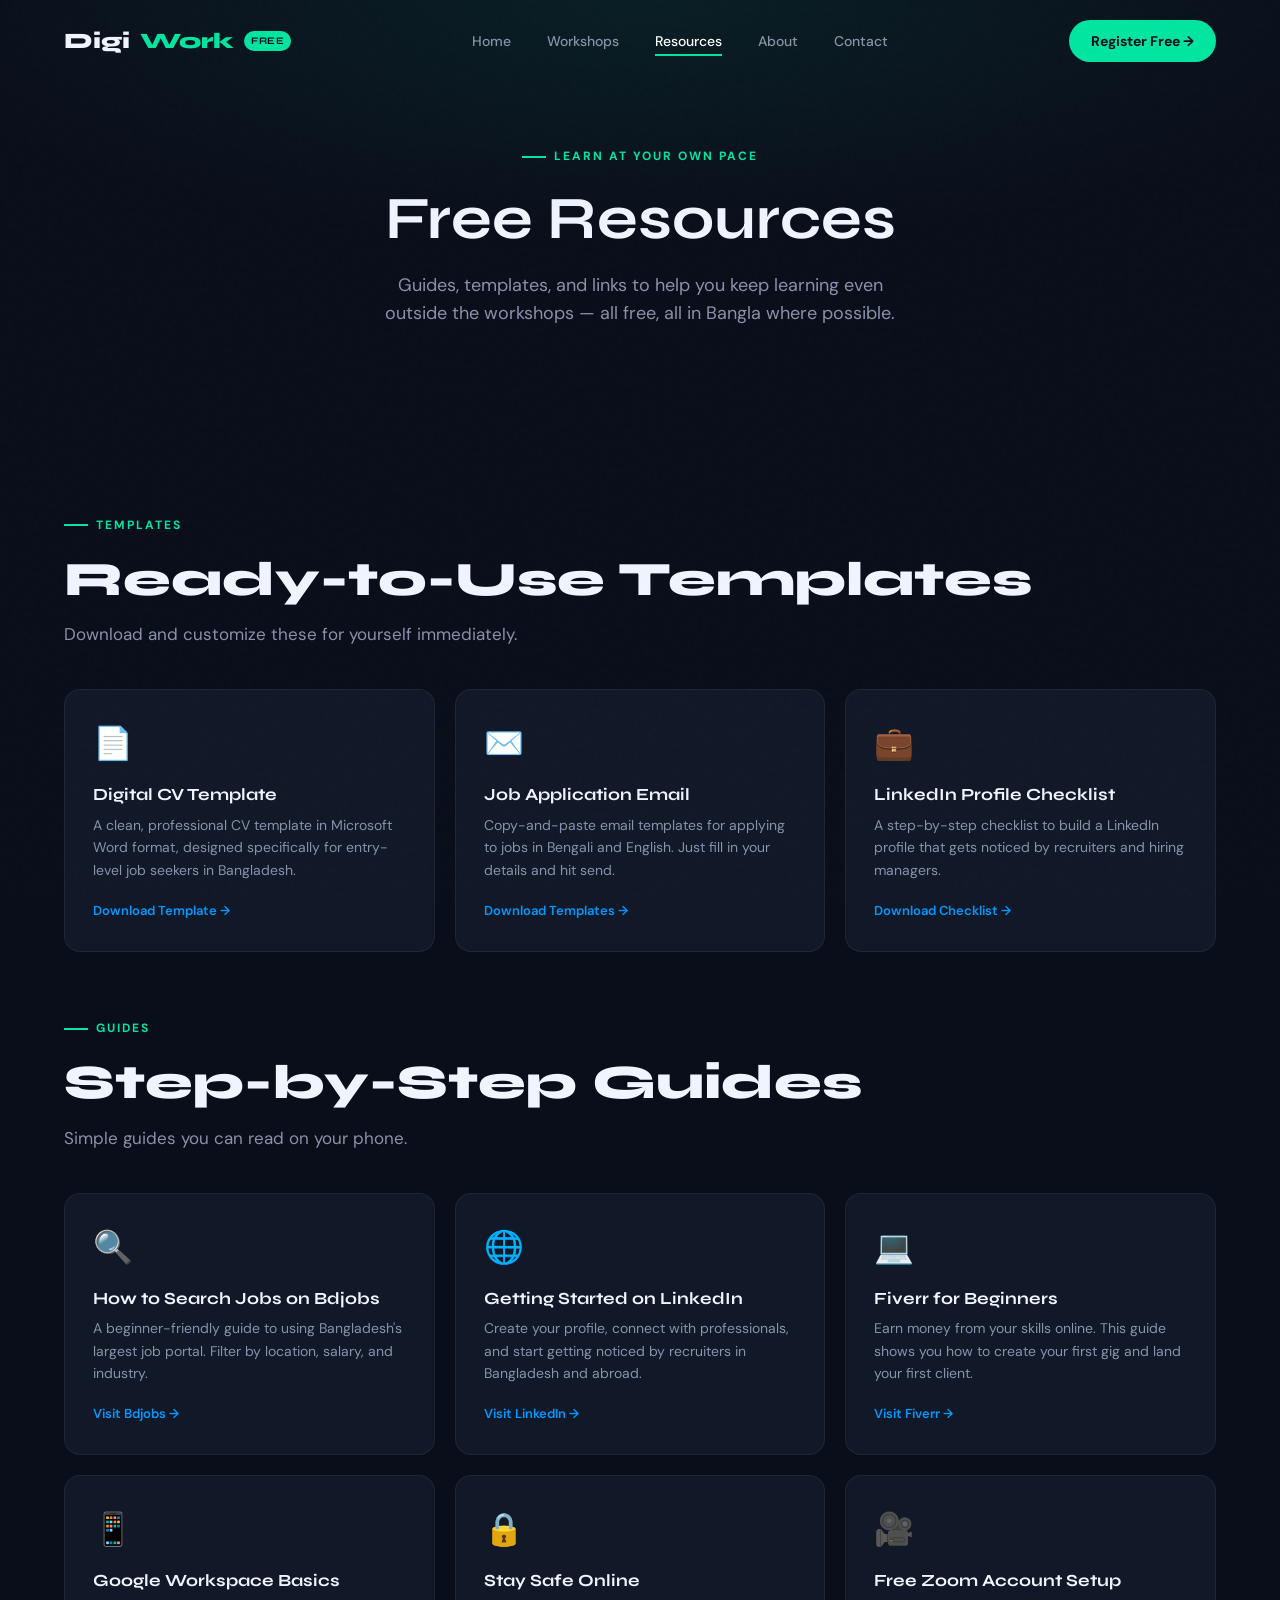
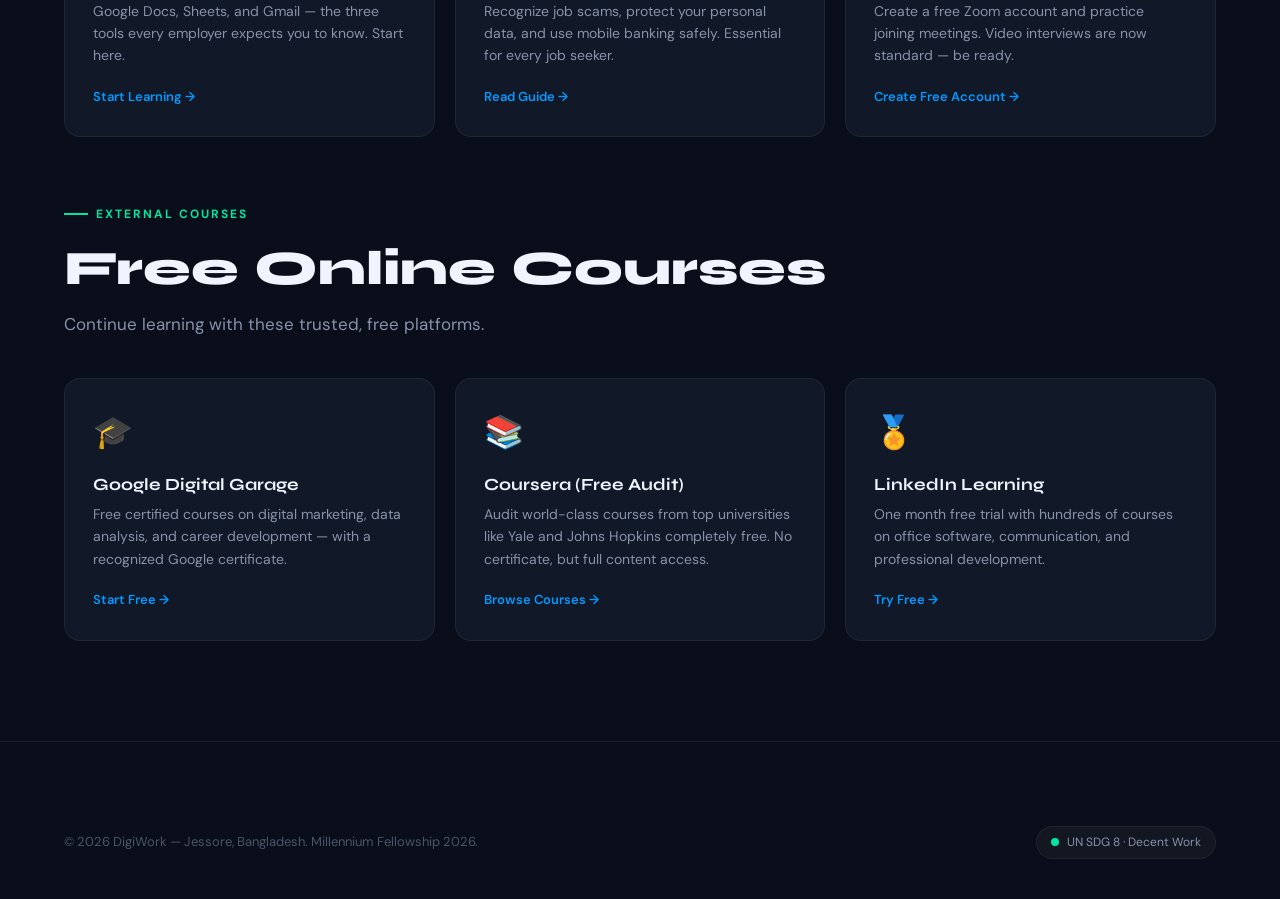
<file: resources.html>
<!DOCTYPE html>
<html lang="en">
<head>
  <meta charset="UTF-8"><meta name="viewport" content="width=device-width, initial-scale=1.0">
  <title>Free Resources — DigiWork</title>
  <link rel="stylesheet" href="css/style.css">
  <link rel="icon" href="data:image/svg+xml,<svg xmlns='http://www.w3.org/2000/svg' viewBox='0 0 100 100'><text y='.9em' font-size='90'>💡</text></svg>">
</head>
<body>
<nav class="nav">
  <div class="container"><div class="nav-inner">
    <a href="index.html" class="nav-logo">Digi<span class="nav-logo-dot">Work</span><span class="nav-badge">Free</span></a>
    <div class="nav-links">
      <a href="index.html">Home</a><a href="workshops.html">Workshops</a>
      <a href="resources.html">Resources</a><a href="about.html">About</a><a href="contact.html">Contact</a>
    </div>
    <a href="workshops.html" class="nav-cta">Register Free →</a>
    <button class="hamburger"><span></span><span></span><span></span></button>
  </div></div>
</nav>
<div class="mobile-menu">
  <a href="index.html">Home</a><a href="workshops.html">Workshops</a>
  <a href="resources.html">Resources</a><a href="about.html">About</a><a href="contact.html">Contact</a>
</div>

<div class="page-header">
  <div class="page-header-bg"></div>
  <div class="container">
    <div class="section-label" style="justify-content:center;">Learn At Your Own Pace</div>
    <h1>Free Resources</h1>
    <p>Guides, templates, and links to help you keep learning even outside the workshops — all free, all in Bangla where possible.</p>
  </div>
</div>

<section class="section">
  <div class="container">
    <div class="section-label">Templates</div>
    <h2 class="section-title" style="margin-bottom:12px;">Ready-to-Use Templates</h2>
    <p class="section-sub" style="margin-bottom:40px;">Download and customize these for yourself immediately.</p>
    <div class="resources-grid reveal">
      <div class="resource-card">
        <div class="resource-icon">📄</div>
        <h3>Digital CV Template</h3>
        <p>A clean, professional CV template in Microsoft Word format, designed specifically for entry-level job seekers in Bangladesh.</p>
        <a href="#" class="resource-link">Download Template →</a>
      </div>
      <div class="resource-card">
        <div class="resource-icon">✉️</div>
        <h3>Job Application Email</h3>
        <p>Copy-and-paste email templates for applying to jobs in Bengali and English. Just fill in your details and hit send.</p>
        <a href="#" class="resource-link">Download Templates →</a>
      </div>
      <div class="resource-card">
        <div class="resource-icon">💼</div>
        <h3>LinkedIn Profile Checklist</h3>
        <p>A step-by-step checklist to build a LinkedIn profile that gets noticed by recruiters and hiring managers.</p>
        <a href="#" class="resource-link">Download Checklist →</a>
      </div>
    </div>

    <div style="height:60px"></div>
    <div class="section-label">Guides</div>
    <h2 class="section-title" style="margin-bottom:12px;">Step-by-Step Guides</h2>
    <p class="section-sub" style="margin-bottom:40px;">Simple guides you can read on your phone.</p>
    <div class="resources-grid reveal">
      <div class="resource-card">
        <div class="resource-icon">🔍</div>
        <h3>How to Search Jobs on Bdjobs</h3>
        <p>A beginner-friendly guide to using Bangladesh's largest job portal. Filter by location, salary, and industry.</p>
        <a href="https://bdjobs.com" target="_blank" class="resource-link">Visit Bdjobs →</a>
      </div>
      <div class="resource-card">
        <div class="resource-icon">🌐</div>
        <h3>Getting Started on LinkedIn</h3>
        <p>Create your profile, connect with professionals, and start getting noticed by recruiters in Bangladesh and abroad.</p>
        <a href="https://linkedin.com" target="_blank" class="resource-link">Visit LinkedIn →</a>
      </div>
      <div class="resource-card">
        <div class="resource-icon">💻</div>
        <h3>Fiverr for Beginners</h3>
        <p>Earn money from your skills online. This guide shows you how to create your first gig and land your first client.</p>
        <a href="https://fiverr.com" target="_blank" class="resource-link">Visit Fiverr →</a>
      </div>
      <div class="resource-card">
        <div class="resource-icon">📱</div>
        <h3>Google Workspace Basics</h3>
        <p>Google Docs, Sheets, and Gmail — the three tools every employer expects you to know. Start here.</p>
        <a href="https://workspace.google.com/learning-center" target="_blank" class="resource-link">Start Learning →</a>
      </div>
      <div class="resource-card">
        <div class="resource-icon">🔒</div>
        <h3>Stay Safe Online</h3>
        <p>Recognize job scams, protect your personal data, and use mobile banking safely. Essential for every job seeker.</p>
        <a href="#" class="resource-link">Read Guide →</a>
      </div>
      <div class="resource-card">
        <div class="resource-icon">🎥</div>
        <h3>Free Zoom Account Setup</h3>
        <p>Create a free Zoom account and practice joining meetings. Video interviews are now standard — be ready.</p>
        <a href="https://zoom.us/signup" target="_blank" class="resource-link">Create Free Account →</a>
      </div>
    </div>

    <div style="height:60px"></div>
    <div class="section-label">External Courses</div>
    <h2 class="section-title" style="margin-bottom:12px;">Free Online Courses</h2>
    <p class="section-sub" style="margin-bottom:40px;">Continue learning with these trusted, free platforms.</p>
    <div class="resources-grid reveal">
      <div class="resource-card">
        <div class="resource-icon">🎓</div>
        <h3>Google Digital Garage</h3>
        <p>Free certified courses on digital marketing, data analysis, and career development — with a recognized Google certificate.</p>
        <a href="https://grow.google/intl/en_in/google-digital-garage/" target="_blank" class="resource-link">Start Free →</a>
      </div>
      <div class="resource-card">
        <div class="resource-icon">📚</div>
        <h3>Coursera (Free Audit)</h3>
        <p>Audit world-class courses from top universities like Yale and Johns Hopkins completely free. No certificate, but full content access.</p>
        <a href="https://coursera.org" target="_blank" class="resource-link">Browse Courses →</a>
      </div>
      <div class="resource-card">
        <div class="resource-icon">🏅</div>
        <h3>LinkedIn Learning</h3>
        <p>One month free trial with hundreds of courses on office software, communication, and professional development.</p>
        <a href="https://linkedin.com/learning" target="_blank" class="resource-link">Try Free →</a>
      </div>
    </div>
  </div>
</section>

<footer>
  <div class="container">
    <div class="footer-bottom" style="border-top:0">
      <p>© 2026 DigiWork — Jessore, Bangladesh. Millennium Fellowship 2026.</p>
      <div class="footer-un"><div class="footer-un-dot"></div>UN SDG 8 · Decent Work</div>
    </div>
  </div>
</footer>
<script src="js/main.js"></script>
</body>
</html>
</file>
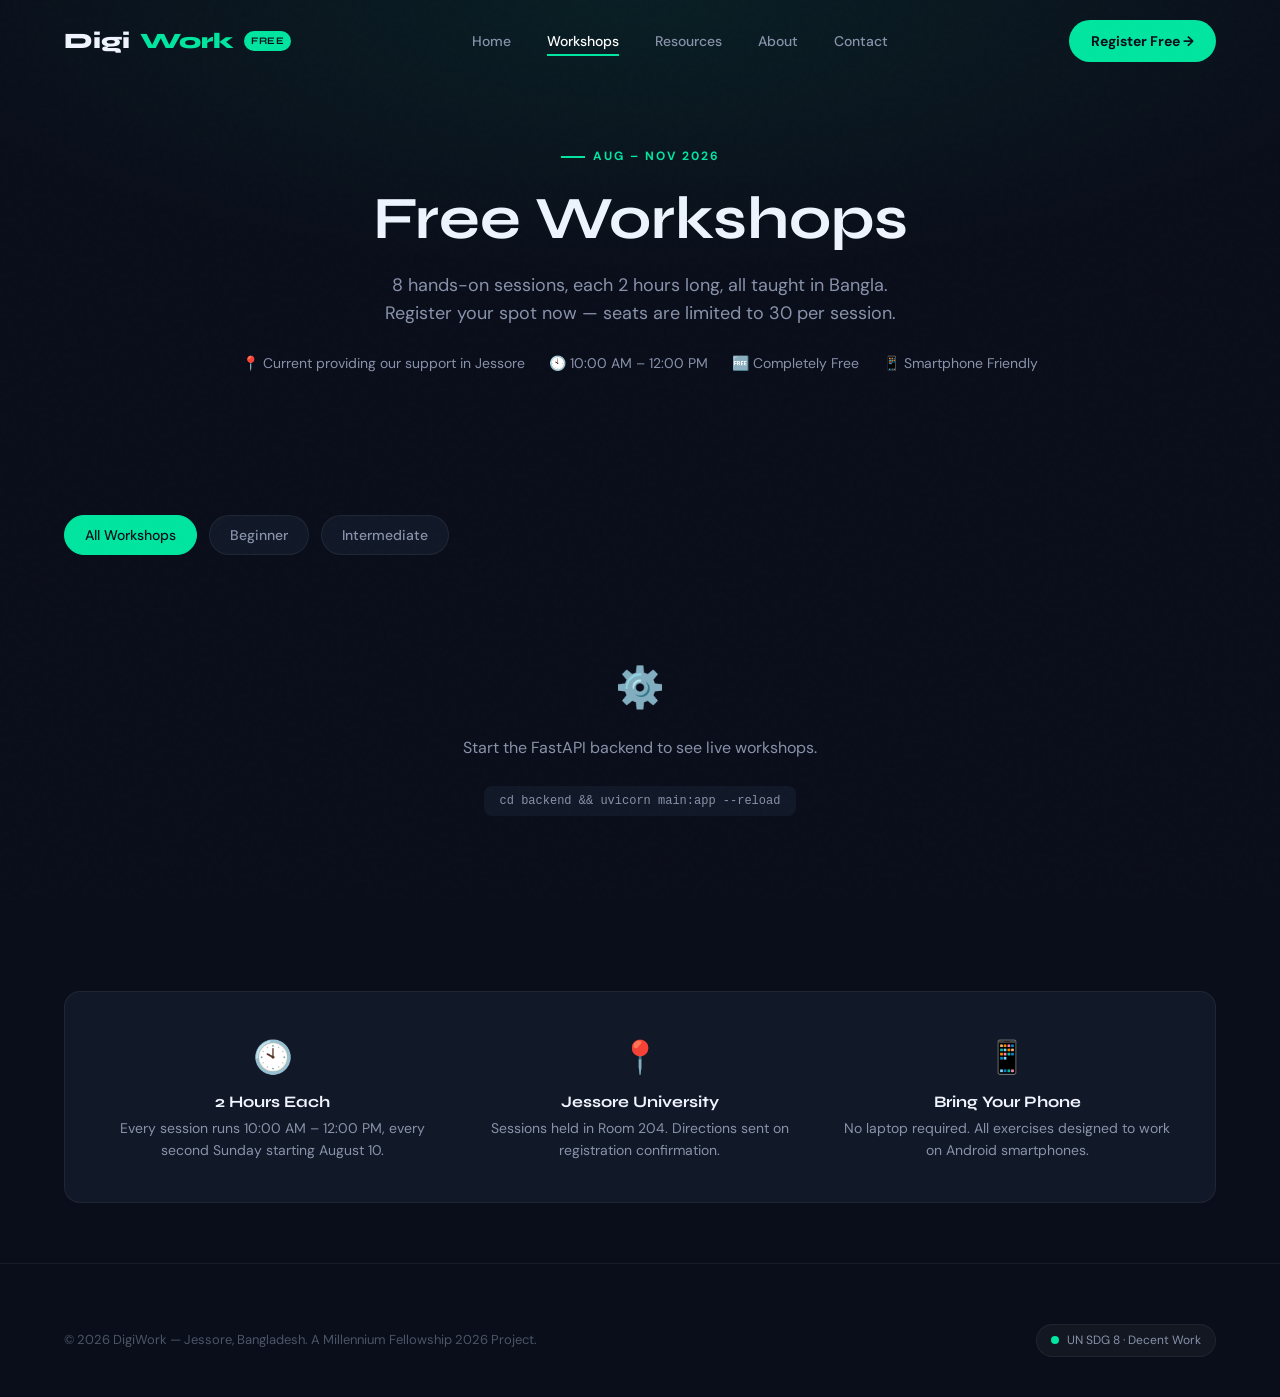
<file: workshops.html>
<!DOCTYPE html>
<html lang="en">
<head>
  <meta charset="UTF-8">
  <meta name="viewport" content="width=device-width, initial-scale=1.0">
  <title>Workshops — DigiWork</title>
  <meta name="description" content="Browse and register for all 8 free digital skills workshops. Practical, Bangla-taught, held in Jessore, Bangladesh.">
  <link rel="stylesheet" href="css/style.css">
  <link rel="icon" href="data:image/svg+xml,<svg xmlns='http://www.w3.org/2000/svg' viewBox='0 0 100 100'><text y='.9em' font-size='90'>💡</text></svg>">
</head>
<body>

<nav class="nav">
  <div class="container">
    <div class="nav-inner">
      <a href="index.html" class="nav-logo">Digi<span class="nav-logo-dot">Work</span><span class="nav-badge">Free</span></a>
      <div class="nav-links">
        <a href="index.html">Home</a>
        <a href="workshops.html">Workshops</a>
        <a href="resources.html">Resources</a>
        <a href="about.html">About</a>
        <a href="contact.html">Contact</a>
      </div>
      <a href="workshops.html" class="nav-cta">Register Free →</a>
      <button class="hamburger"><span></span><span></span><span></span></button>
    </div>
  </div>
</nav>
<div class="mobile-menu">
  <a href="index.html">Home</a>
  <a href="workshops.html">Workshops</a>
  <a href="resources.html">Resources</a>
  <a href="about.html">About</a>
  <a href="contact.html">Contact</a>
</div>

<div class="page-header">
  <div class="page-header-bg"></div>
  <div class="container">
    <div class="section-label" style="justify-content:center;">Aug – Nov 2026</div>
    <h1>Free Workshops</h1>
    <p>8 hands-on sessions, each 2 hours long, all taught in Bangla. Register your spot now — seats are limited to 30 per session.</p>
    <div style="height:24px"></div>
    <div style="display:flex; justify-content:center; gap:24px; flex-wrap:wrap; font-size:14px; color:var(--text-muted);">
      <span>📍 Current providing our support in Jessore</span>
      <span>🕙 10:00 AM – 12:00 PM</span>
      <span>🆓 Completely Free</span>
      <span>📱 Smartphone Friendly</span>
    </div>
  </div>
</div>

<!-- Filter bar -->
<section class="section-sm">
  <div class="container">
    <div style="display:flex; gap:12px; margin-bottom:40px; flex-wrap:wrap;" id="filterBar">
      <button class="filter-btn active" data-filter="all" onclick="filterWorkshops('all')">All Workshops</button>
      <button class="filter-btn" data-filter="Beginner" onclick="filterWorkshops('Beginner')">Beginner</button>
      <button class="filter-btn" data-filter="Intermediate" onclick="filterWorkshops('Intermediate')">Intermediate</button>
    </div>
    <style>
      .filter-btn {
        background: var(--card); border: 1px solid var(--card-border); color: var(--text-muted);
        padding: 10px 20px; border-radius: 99px; font-size: 14px; font-weight: 500;
        cursor: pointer; transition: all 0.2s;
      }
      .filter-btn:hover, .filter-btn.active {
        background: var(--accent); color: var(--bg); border-color: var(--accent);
      }
    </style>

    <div class="workshops-grid" id="workshopsContainer">
      <div class="loading-workshops" style="grid-column:1/-1">
        <div class="spinner"></div>
        <p>Loading workshops...</p>
      </div>
    </div>
  </div>
</section>

<!-- Info Banner -->
<section class="section-sm">
  <div class="container">
    <div style="background:var(--card); border:1px solid var(--card-border); border-radius:var(--radius); padding:40px; display:grid; grid-template-columns:repeat(3,1fr); gap:32px; text-align:center;" class="reveal">
      <div>
        <div style="font-size:32px; margin-bottom:8px;">🕙</div>
        <h4 style="margin-bottom:6px;">2 Hours Each</h4>
        <p style="font-size:14px; color:var(--text-muted);">Every session runs 10:00 AM – 12:00 PM, every second Sunday starting August 10.</p>
      </div>
      <div>
        <div style="font-size:32px; margin-bottom:8px;">📍</div>
        <h4 style="margin-bottom:6px;">Jessore University</h4>
        <p style="font-size:14px; color:var(--text-muted);">Sessions held in Room 204. Directions sent on registration confirmation.</p>
      </div>
      <div>
        <div style="font-size:32px; margin-bottom:8px;">📱</div>
        <h4 style="margin-bottom:6px;">Bring Your Phone</h4>
        <p style="font-size:14px; color:var(--text-muted);">No laptop required. All exercises designed to work on Android smartphones.</p>
      </div>
    </div>
  </div>
</section>

<footer>
  <div class="container">
    <div class="footer-bottom" style="border-top:0; padding-top:0;">
      <p>© 2026 DigiWork — Jessore, Bangladesh. A Millennium Fellowship 2026 Project.</p>
      <div class="footer-un"><div class="footer-un-dot"></div>UN SDG 8 · Decent Work</div>
    </div>
  </div>
</footer>

<!-- Register Modal -->
<div class="modal-overlay" id="registerModal">
  <div class="modal">
    <button class="modal-close" onclick="closeRegisterModal()">✕</button>
    <div id="registerForm">
      <h2>Register for Workshop</h2>
      <p style="color:var(--text-muted); font-size:14px; margin-bottom:20px;">100% free. No fees, ever.</p>
      <div class="modal-workshop-info"><span>📅</span><span id="modalWorkshopTitle">Workshop</span></div>
      <div class="alert alert-error" id="registerAlert"></div>
      <form id="regForm">
        <div class="form-group">
          <label class="form-label">Full Name *</label>
          <input type="text" class="form-input" id="regName" placeholder="Your full name" required>
        </div>
        <div class="form-row">
          <div class="form-group">
            <label class="form-label">Email *</label>
            <input type="email" class="form-input" id="regEmail" placeholder="you@email.com" required>
          </div>
          <div class="form-group">
            <label class="form-label">Phone</label>
            <input type="tel" class="form-input" id="regPhone" placeholder="01XXXXXXXXX">
          </div>
        </div>
        <div class="form-row">
          <div class="form-group">
            <label class="form-label">Age</label>
            <input type="number" class="form-input" id="regAge" placeholder="22" min="16" max="60">
          </div>
          <div class="form-group">
            <label class="form-label">Current Situation</label>
            <select class="form-input" id="regSituation">
              <option value="">Select...</option>
              <option value="unemployed">Looking for a job</option>
              <option value="student">Still studying</option>
              <option value="employed">Want to upskill</option>
              <option value="freelancer">Want to freelance</option>
              <option value="other">Other</option>
            </select>
          </div>
        </div>
        <button type="submit" class="form-submit" id="regSubmitBtn">Confirm Registration →</button>
        <p style="font-size:12px; color:var(--text-dim); margin-top:12px; text-align:center;">We'll email your confirmation. No spam.</p>
      </form>
    </div>
    <div class="form-success" id="registerSuccess">
      <div class="form-success-icon">🎉</div>
      <h3>You're Registered!</h3>
      <p style="color:var(--text-muted);">Check your email for confirmation. See you at the workshop!</p>
      <button class="btn-primary" style="margin-top:24px;" onclick="closeRegisterModal()">Done →</button>
    </div>
  </div>
</div>

<script src="js/main.js"></script>
<script>
  let allWorkshopsData = [];

  async function loadWorkshops() {
    const container = document.getElementById('workshopsContainer');
    if (!container) return;
    try {
      const res = await fetch(`${API_BASE}/workshops`);
      allWorkshopsData = await res.json();
      renderWorkshops(container, allWorkshopsData);
    } catch {
      container.innerHTML = `<div style="grid-column:1/-1; text-align:center; padding:60px; color:var(--text-muted);">
        <div style="font-size:40px; margin-bottom:16px;">⚙️</div>
        <p>Start the FastAPI backend to see live workshops.</p><br>
        <code style="font-size:12px; background:var(--card); padding:8px 16px; border-radius:8px;">cd backend && uvicorn main:app --reload</code>
      </div>`;
    }
  }

  function filterWorkshops(level) {
    document.querySelectorAll('.filter-btn').forEach(b => b.classList.remove('active'));
    document.querySelector(`[data-filter="${level}"]`).classList.add('active');
    const filtered = level === 'all' ? allWorkshopsData : allWorkshopsData.filter(w => w.skill_level === level);
    renderWorkshops(document.getElementById('workshopsContainer'), filtered);
  }
</script>
</body>
</html>
</file>
<file: css/style.css>
/* ─── Imports ──────────────────────────────────────────────────────────────── */
@import url('https://fonts.googleapis.com/css2?family=Syne:wght@400;500;600;700;800&family=DM+Sans:ital,opsz,wght@0,9..40,300;0,9..40,400;0,9..40,500;1,9..40,300&display=swap');

/* ─── Variables ────────────────────────────────────────────────────────────── */
:root {
  --bg: #0a0e1a;
  --bg2: #0f1524;
  --bg3: #141929;
  --card: #111827;
  --card-border: rgba(255,255,255,0.06);
  --accent: #00e5a0;
  --accent2: #0099ff;
  --accent-glow: rgba(0,229,160,0.15);
  --text: #f0f4ff;
  --text-muted: #8892aa;
  --text-dim: #4a5568;
  --white: #ffffff;
  --danger: #ff4d6d;
  --warning: #fbbf24;
  --font-display: 'Syne', sans-serif;
  --font-body: 'DM Sans', sans-serif;
  --radius: 16px;
  --radius-sm: 10px;
  --shadow: 0 20px 60px rgba(0,0,0,0.4);
  --shadow-accent: 0 0 40px rgba(0,229,160,0.2);
  --transition: all 0.3s cubic-bezier(0.4,0,0.2,1);
}

/* ─── Reset ────────────────────────────────────────────────────────────────── */
*, *::before, *::after { box-sizing: border-box; margin: 0; padding: 0; }
html { scroll-behavior: smooth; }
body {
  background: var(--bg);
  color: var(--text);
  font-family: var(--font-body);
  font-size: 16px;
  line-height: 1.6;
  overflow-x: hidden;
}
img { max-width: 100%; display: block; }
a { color: inherit; text-decoration: none; }
button { cursor: pointer; border: none; outline: none; font-family: var(--font-body); }
input, textarea, select { font-family: var(--font-body); outline: none; }

/* ─── Scrollbar ────────────────────────────────────────────────────────────── */
::-webkit-scrollbar { width: 5px; }
::-webkit-scrollbar-track { background: var(--bg); }
::-webkit-scrollbar-thumb { background: var(--accent); border-radius: 99px; }

/* ─── Typography ───────────────────────────────────────────────────────────── */
h1,h2,h3,h4,h5 { font-family: var(--font-display); font-weight: 700; line-height: 1.2; }

/* ─── Noise overlay ────────────────────────────────────────────────────────── */
body::before {
  content: '';
  position: fixed; top: 0; left: 0; width: 100%; height: 100%;
  background-image: url("data:image/svg+xml,%3Csvg viewBox='0 0 200 200' xmlns='http://www.w3.org/2000/svg'%3E%3Cfilter id='noise'%3E%3CfeTurbulence type='fractalNoise' baseFrequency='0.9' numOctaves='4' stitchTiles='stitch'/%3E%3C/filter%3E%3Crect width='100%25' height='100%25' filter='url(%23noise)' opacity='0.03'/%3E%3C/svg%3E");
  pointer-events: none; z-index: 9999; opacity: 0.4;
}

/* ─── Layout ───────────────────────────────────────────────────────────────── */
.container { max-width: 1200px; margin: 0 auto; padding: 0 24px; }
.section { padding: 100px 0; }
.section-sm { padding: 60px 0; }

/* ─── Navigation ───────────────────────────────────────────────────────────── */
.nav {
  position: fixed; top: 0; left: 0; right: 0; z-index: 1000;
  padding: 20px 0;
  transition: var(--transition);
}
.nav.scrolled {
  background: rgba(10,14,26,0.95);
  backdrop-filter: blur(20px);
  border-bottom: 1px solid var(--card-border);
  padding: 14px 0;
}
.nav-inner {
  display: flex; align-items: center; justify-content: space-between;
}
.nav-logo {
  display: flex; align-items: center; gap: 10px;
  font-family: var(--font-display); font-size: 22px; font-weight: 800;
}
.nav-logo-dot { color: var(--accent); }
.nav-badge {
  background: var(--accent); color: var(--bg); font-size: 10px;
  font-weight: 700; padding: 2px 7px; border-radius: 99px;
  letter-spacing: 0.5px; text-transform: uppercase;
}
.nav-links { display: flex; align-items: center; gap: 36px; }
.nav-links a {
  font-size: 14px; font-weight: 500; color: var(--text-muted);
  transition: var(--transition); position: relative;
}
.nav-links a:hover { color: var(--white); }
.nav-links a::after {
  content: ''; position: absolute; bottom: -4px; left: 0;
  width: 0; height: 2px; background: var(--accent);
  transition: var(--transition);
}
.nav-links a:hover::after { width: 100%; }
.nav-cta {
  background: var(--accent); color: var(--bg); padding: 10px 22px;
  border-radius: 99px; font-weight: 700; font-size: 14px;
  transition: var(--transition);
}
.nav-cta:hover { transform: translateY(-2px); box-shadow: var(--shadow-accent); color: var(--bg); }
.hamburger { display: none; flex-direction: column; gap: 5px; background: none; padding: 4px; }
.hamburger span { width: 24px; height: 2px; background: var(--text); border-radius: 2px; transition: var(--transition); }

/* ─── Mobile nav ────────────────────────────────────────────────────────────── */
.mobile-menu {
  display: none; position: fixed; top: 0; left: 0; right: 0; bottom: 0;
  background: var(--bg2); z-index: 999; padding: 100px 24px 40px;
  flex-direction: column; gap: 32px;
}
.mobile-menu.open { display: flex; }
.mobile-menu a { font-family: var(--font-display); font-size: 28px; font-weight: 700; color: var(--text-muted); }
.mobile-menu a:hover { color: var(--accent); }

/* ─── Hero ─────────────────────────────────────────────────────────────────── */
.hero {
  min-height: 100vh; display: flex; align-items: center;
  position: relative; overflow: hidden; padding-top: 80px;
}
.hero-bg {
  position: absolute; inset: 0; pointer-events: none; overflow: hidden;
}
.hero-orb {
  position: absolute; border-radius: 50%; filter: blur(80px); opacity: 0.12;
  animation: float 8s ease-in-out infinite;
}
.hero-orb-1 {
  width: 600px; height: 600px; background: var(--accent);
  top: -200px; right: -100px; animation-delay: 0s;
}
.hero-orb-2 {
  width: 400px; height: 400px; background: var(--accent2);
  bottom: -100px; left: -100px; animation-delay: -4s;
}
.hero-grid {
  position: absolute; inset: 0;
  background-image: linear-gradient(rgba(255,255,255,0.03) 1px, transparent 1px),
                    linear-gradient(90deg, rgba(255,255,255,0.03) 1px, transparent 1px);
  background-size: 50px 50px;
  mask-image: radial-gradient(ellipse 80% 80% at 50% 50%, black 40%, transparent 100%);
}
@keyframes float {
  0%,100% { transform: translateY(0) scale(1); }
  50% { transform: translateY(-30px) scale(1.05); }
}
.hero-tag {
  display: inline-flex; align-items: center; gap: 8px;
  background: rgba(0,229,160,0.1); border: 1px solid rgba(0,229,160,0.3);
  color: var(--accent); padding: 8px 16px; border-radius: 99px;
  font-size: 13px; font-weight: 600; letter-spacing: 0.5px;
  margin-bottom: 28px; animation: fadeInUp 0.6s ease both;
}
.hero-tag-dot { width: 6px; height: 6px; background: var(--accent); border-radius: 50%; animation: pulse 2s infinite; }
@keyframes pulse { 0%,100% { opacity: 1; } 50% { opacity: 0.4; } }
.hero h1 {
  font-size: clamp(44px, 7vw, 82px); font-weight: 800; line-height: 1.05;
  margin-bottom: 24px; animation: fadeInUp 0.6s 0.1s ease both;
}
.hero h1 .accent { color: var(--accent); }
.hero h1 .accent2 { color: var(--accent2); }
.hero-sub {
  font-size: 18px; color: var(--text-muted); max-width: 560px;
  margin-bottom: 40px; line-height: 1.7;
  animation: fadeInUp 0.6s 0.2s ease both;
}
.hero-actions {
  display: flex; flex-wrap: wrap; gap: 16px;
  animation: fadeInUp 0.6s 0.3s ease both;
}
.btn-primary {
  background: var(--accent); color: var(--bg); padding: 16px 32px;
  border-radius: 99px; font-weight: 700; font-size: 15px;
  transition: var(--transition); display: inline-flex; align-items: center; gap: 8px;
}
.btn-primary:hover { transform: translateY(-3px); box-shadow: 0 10px 40px rgba(0,229,160,0.35); }
.btn-secondary {
  background: transparent; color: var(--text); padding: 16px 32px;
  border-radius: 99px; font-weight: 600; font-size: 15px;
  border: 1px solid var(--card-border); transition: var(--transition);
  display: inline-flex; align-items: center; gap: 8px;
}
.btn-secondary:hover { border-color: var(--accent); color: var(--accent); }
.hero-stats {
  display: flex; gap: 40px; margin-top: 64px; flex-wrap: wrap;
  animation: fadeInUp 0.6s 0.4s ease both;
}
.hero-stat-value {
  font-family: var(--font-display); font-size: 36px; font-weight: 800;
  color: var(--white); line-height: 1;
}
.hero-stat-value span { color: var(--accent); }
.hero-stat-label { font-size: 13px; color: var(--text-muted); margin-top: 4px; }
.hero-stat-divider { width: 1px; background: var(--card-border); align-self: stretch; }
.hero-visual {
  position: relative; animation: fadeInRight 0.8s 0.3s ease both;
}
.hero-card {
  background: var(--card); border: 1px solid var(--card-border);
  border-radius: var(--radius); padding: 28px; position: relative; overflow: hidden;
}
.hero-card::before {
  content: ''; position: absolute; inset: 0;
  background: linear-gradient(135deg, rgba(0,229,160,0.05), transparent);
}
.hero-card-label { font-size: 11px; color: var(--text-muted); letter-spacing: 1px; text-transform: uppercase; margin-bottom: 16px; }
.hero-card-progress { margin-bottom: 20px; }
.hero-card-row { display: flex; justify-content: space-between; align-items: center; margin-bottom: 8px; }
.hero-card-name { font-size: 14px; font-weight: 500; }
.hero-card-pct { font-size: 13px; color: var(--accent); font-weight: 600; }
.progress-bar {
  height: 6px; background: rgba(255,255,255,0.06); border-radius: 99px; overflow: hidden;
}
.progress-fill {
  height: 100%; background: linear-gradient(90deg, var(--accent), var(--accent2));
  border-radius: 99px; transition: width 1.5s cubic-bezier(0.4,0,0.2,1);
}
.hero-card-workshops { display: flex; flex-direction: column; gap: 10px; }
.mini-workshop {
  display: flex; align-items: center; gap: 12px;
  background: rgba(255,255,255,0.04); border-radius: var(--radius-sm); padding: 12px;
}
.mini-workshop-icon { font-size: 20px; width: 36px; text-align: center; }
.mini-workshop-title { font-size: 13px; font-weight: 500; }
.mini-workshop-date { font-size: 11px; color: var(--text-muted); }
.badge {
  padding: 3px 9px; border-radius: 99px; font-size: 11px; font-weight: 600;
  margin-left: auto; white-space: nowrap;
}
.badge-open { background: rgba(0,229,160,0.15); color: var(--accent); }
.badge-soon { background: rgba(0,153,255,0.15); color: var(--accent2); }

/* ─── Animations ────────────────────────────────────────────────────────────── */
@keyframes fadeInUp {
  from { opacity: 0; transform: translateY(30px); }
  to { opacity: 1; transform: translateY(0); }
}
@keyframes fadeInRight {
  from { opacity: 0; transform: translateX(40px); }
  to { opacity: 1; transform: translateX(0); }
}
.reveal {
  opacity: 0; transform: translateY(30px); transition: opacity 0.6s ease, transform 0.6s ease;
}
.reveal.visible { opacity: 1; transform: translateY(0); }

/* ─── Section Labels ────────────────────────────────────────────────────────── */
.section-label {
  display: inline-flex; align-items: center; gap: 8px;
  color: var(--accent); font-size: 12px; font-weight: 700;
  letter-spacing: 2px; text-transform: uppercase; margin-bottom: 16px;
}
.section-label::before {
  content: ''; width: 24px; height: 2px; background: var(--accent);
}
.section-title {
  font-size: clamp(32px, 4vw, 48px); font-weight: 800; margin-bottom: 20px;
}
.section-sub { font-size: 17px; color: var(--text-muted); max-width: 560px; line-height: 1.7; }

/* ─── Impact Numbers ───────────────────────────────────────────────────────── */
.impact-grid {
  display: grid; grid-template-columns: repeat(4, 1fr); gap: 2px;
  border: 1px solid var(--card-border); border-radius: var(--radius); overflow: hidden;
}
.impact-card {
  background: var(--card); padding: 48px 32px; text-align: center;
  position: relative; overflow: hidden; transition: var(--transition);
}
.impact-card:hover { background: var(--bg3); }
.impact-card::after {
  content: ''; position: absolute; bottom: 0; left: 0; right: 0;
  height: 3px; background: linear-gradient(90deg, var(--accent), var(--accent2));
  transform: scaleX(0); transition: var(--transition);
}
.impact-card:hover::after { transform: scaleX(1); }
.impact-number {
  font-family: var(--font-display); font-size: 56px; font-weight: 800;
  color: var(--white); line-height: 1;
}
.impact-number span { color: var(--accent); }
.impact-label { font-size: 14px; color: var(--text-muted); margin-top: 8px; }
.impact-icon { font-size: 28px; margin-bottom: 16px; }

/* ─── Why Section ───────────────────────────────────────────────────────────── */
.why-grid { display: grid; grid-template-columns: repeat(3, 1fr); gap: 24px; }
.why-card {
  background: var(--card); border: 1px solid var(--card-border);
  border-radius: var(--radius); padding: 36px; transition: var(--transition);
  position: relative; overflow: hidden;
}
.why-card:hover { border-color: rgba(0,229,160,0.3); transform: translateY(-4px); box-shadow: var(--shadow-accent); }
.why-icon {
  width: 56px; height: 56px; background: var(--accent-glow);
  border-radius: var(--radius-sm); display: flex; align-items: center;
  justify-content: center; font-size: 24px; margin-bottom: 20px;
}
.why-card h3 { font-size: 20px; margin-bottom: 12px; }
.why-card p { font-size: 15px; color: var(--text-muted); line-height: 1.7; }

/* ─── Workshops ─────────────────────────────────────────────────────────────── */
.workshops-grid { display: grid; grid-template-columns: repeat(2, 1fr); gap: 20px; }
.workshop-card {
  background: var(--card); border: 1px solid var(--card-border);
  border-radius: var(--radius); padding: 28px; transition: var(--transition);
  cursor: pointer; position: relative; overflow: hidden;
}
.workshop-card:hover { border-color: rgba(0,229,160,0.3); transform: translateY(-2px); box-shadow: 0 10px 30px rgba(0,0,0,0.3); }
.workshop-card-top { display: flex; justify-content: space-between; align-items: flex-start; margin-bottom: 16px; }
.workshop-emoji { font-size: 32px; }
.workshop-level {
  font-size: 11px; font-weight: 700; padding: 4px 10px; border-radius: 99px;
  letter-spacing: 0.5px;
}
.level-beginner { background: rgba(0,229,160,0.1); color: var(--accent); }
.level-intermediate { background: rgba(0,153,255,0.1); color: var(--accent2); }
.workshop-card h3 { font-size: 18px; margin-bottom: 8px; }
.workshop-card p { font-size: 14px; color: var(--text-muted); line-height: 1.6; margin-bottom: 20px; }
.workshop-meta { display: flex; flex-wrap: wrap; gap: 12px; margin-bottom: 20px; }
.workshop-meta span {
  display: flex; align-items: center; gap: 6px;
  font-size: 12px; color: var(--text-muted);
}
.workshop-meta span i { color: var(--accent); font-style: normal; }
.workshop-seats {
  display: flex; align-items: center; gap: 10px;
  font-size: 12px; color: var(--text-muted);
}
.seats-bar { flex: 1; height: 4px; background: rgba(255,255,255,0.06); border-radius: 99px; overflow: hidden; }
.seats-fill { height: 100%; background: var(--accent); border-radius: 99px; }
.workshop-register-btn {
  width: 100%; background: rgba(0,229,160,0.1); color: var(--accent);
  border: 1px solid rgba(0,229,160,0.3); border-radius: var(--radius-sm);
  padding: 12px; font-weight: 600; font-size: 14px; transition: var(--transition);
  margin-top: 16px;
}
.workshop-register-btn:hover { background: var(--accent); color: var(--bg); }
.workshop-full { background: rgba(255,77,109,0.1); color: var(--danger); border-color: rgba(255,77,109,0.2); }
.workshop-full:hover { background: rgba(255,77,109,0.1); color: var(--danger); cursor: not-allowed; }
.loading-workshops { text-align: center; color: var(--text-muted); padding: 60px; }
.spinner {
  width: 40px; height: 40px; border: 3px solid var(--card-border);
  border-top-color: var(--accent); border-radius: 50%;
  animation: spin 0.8s linear infinite; margin: 0 auto 16px;
}
@keyframes spin { to { transform: rotate(360deg); } }

/* ─── Testimonials ──────────────────────────────────────────────────────────── */
.testimonials-grid { display: grid; grid-template-columns: repeat(3, 1fr); gap: 20px; }
.testimonial-card {
  background: var(--card); border: 1px solid var(--card-border);
  border-radius: var(--radius); padding: 28px;
}
.testimonial-stars { color: var(--warning); font-size: 14px; margin-bottom: 16px; letter-spacing: 2px; }
.testimonial-text { font-size: 15px; color: var(--text-muted); line-height: 1.7; margin-bottom: 20px; font-style: italic; }
.testimonial-author { display: flex; align-items: center; gap: 12px; }
.testimonial-avatar {
  width: 44px; height: 44px; border-radius: 50%; display: flex; align-items: center;
  justify-content: center; font-size: 18px; font-weight: 700; font-family: var(--font-display);
}
.testimonial-name { font-weight: 600; font-size: 14px; }
.testimonial-role { font-size: 12px; color: var(--text-muted); }

/* ─── SDG Section ───────────────────────────────────────────────────────────── */
.sdg-section {
  background: linear-gradient(135deg, rgba(0,229,160,0.05), rgba(0,153,255,0.05));
  border-top: 1px solid var(--card-border); border-bottom: 1px solid var(--card-border);
}
.sdg-inner {
  display: grid; grid-template-columns: 1fr 1fr; gap: 80px; align-items: center;
}
.sdg-goals { display: grid; grid-template-columns: repeat(3, 1fr); gap: 12px; }
.sdg-chip {
  background: var(--card); border: 1px solid var(--card-border);
  border-radius: var(--radius-sm); padding: 14px 12px; text-align: center;
  transition: var(--transition);
}
.sdg-chip.active { border-color: var(--accent); background: rgba(0,229,160,0.08); }
.sdg-chip-num { font-family: var(--font-display); font-size: 22px; font-weight: 800; color: var(--accent); }
.sdg-chip-label { font-size: 11px; color: var(--text-muted); margin-top: 4px; line-height: 1.3; }

/* ─── Modal ─────────────────────────────────────────────────────────────────── */
.modal-overlay {
  position: fixed; inset: 0; background: rgba(0,0,0,0.8);
  backdrop-filter: blur(8px); z-index: 2000;
  display: none; align-items: center; justify-content: center; padding: 20px;
}
.modal-overlay.open { display: flex; }
.modal {
  background: var(--card); border: 1px solid var(--card-border);
  border-radius: var(--radius); padding: 40px; width: 100%; max-width: 520px;
  max-height: 90vh; overflow-y: auto; position: relative;
  animation: modalIn 0.3s cubic-bezier(0.4,0,0.2,1);
}
@keyframes modalIn {
  from { opacity: 0; transform: scale(0.9) translateY(20px); }
  to { opacity: 1; transform: scale(1) translateY(0); }
}
.modal-close {
  position: absolute; top: 16px; right: 16px;
  background: rgba(255,255,255,0.06); border: none; color: var(--text-muted);
  width: 32px; height: 32px; border-radius: 50%; font-size: 18px;
  cursor: pointer; transition: var(--transition);
}
.modal-close:hover { background: rgba(255,255,255,0.1); color: var(--white); }
.modal h2 { font-size: 24px; margin-bottom: 8px; }
.modal-workshop-info {
  display: flex; align-items: center; gap: 10px;
  background: rgba(0,229,160,0.08); border: 1px solid rgba(0,229,160,0.2);
  border-radius: var(--radius-sm); padding: 12px 16px; margin-bottom: 28px;
  font-size: 14px; color: var(--accent);
}

/* ─── Forms ─────────────────────────────────────────────────────────────────── */
.form-group { margin-bottom: 20px; }
.form-label { display: block; font-size: 13px; font-weight: 600; color: var(--text-muted); margin-bottom: 8px; letter-spacing: 0.3px; }
.form-input {
  width: 100%; background: rgba(255,255,255,0.04); border: 1px solid var(--card-border);
  border-radius: var(--radius-sm); padding: 14px 16px; color: var(--text); font-size: 15px;
  transition: var(--transition);
}
.form-input:focus { border-color: var(--accent); background: rgba(0,229,160,0.04); }
.form-input::placeholder { color: var(--text-dim); }
.form-row { display: grid; grid-template-columns: 1fr 1fr; gap: 16px; }
textarea.form-input { resize: vertical; min-height: 120px; }
select.form-input { appearance: none; cursor: pointer; }
.form-submit {
  width: 100%; background: var(--accent); color: var(--bg); padding: 16px;
  border-radius: var(--radius-sm); font-weight: 700; font-size: 16px;
  transition: var(--transition); display: flex; align-items: center; justify-content: center; gap: 8px;
}
.form-submit:hover:not(:disabled) { transform: translateY(-2px); box-shadow: var(--shadow-accent); }
.form-submit:disabled { opacity: 0.6; cursor: not-allowed; }
.form-success {
  text-align: center; padding: 40px 20px; display: none;
}
.form-success-icon { font-size: 64px; margin-bottom: 16px; }
.form-success h3 { font-size: 22px; margin-bottom: 8px; }
.form-success p { color: var(--text-muted); }
.form-error { color: var(--danger); font-size: 12px; margin-top: 6px; }
.alert {
  padding: 12px 16px; border-radius: var(--radius-sm); font-size: 14px;
  margin-bottom: 20px; display: none;
}
.alert-error { background: rgba(255,77,109,0.1); border: 1px solid rgba(255,77,109,0.3); color: var(--danger); }
.alert-success { background: rgba(0,229,160,0.1); border: 1px solid rgba(0,229,160,0.3); color: var(--accent); }

/* ─── Resources Section ─────────────────────────────────────────────────────── */
.resources-grid { display: grid; grid-template-columns: repeat(3, 1fr); gap: 20px; }
.resource-card {
  background: var(--card); border: 1px solid var(--card-border);
  border-radius: var(--radius); padding: 28px; transition: var(--transition);
}
.resource-card:hover { border-color: rgba(0,153,255,0.3); transform: translateY(-2px); }
.resource-icon { font-size: 32px; margin-bottom: 16px; }
.resource-card h3 { font-size: 17px; margin-bottom: 8px; }
.resource-card p { font-size: 14px; color: var(--text-muted); margin-bottom: 16px; line-height: 1.6; }
.resource-link {
  display: inline-flex; align-items: center; gap: 6px;
  font-size: 13px; font-weight: 600; color: var(--accent2); transition: var(--transition);
}
.resource-link:hover { gap: 10px; }

/* ─── Contact Section ───────────────────────────────────────────────────────── */
.contact-grid { display: grid; grid-template-columns: 1fr 1.5fr; gap: 60px; align-items: start; }
.contact-info { display: flex; flex-direction: column; gap: 24px; }
.contact-item { display: flex; gap: 16px; align-items: flex-start; }
.contact-item-icon {
  width: 48px; height: 48px; background: var(--accent-glow); border-radius: var(--radius-sm);
  display: flex; align-items: center; justify-content: center; font-size: 20px; flex-shrink: 0;
}
.contact-item-label { font-size: 12px; color: var(--text-muted); margin-bottom: 4px; letter-spacing: 0.5px; text-transform: uppercase; }
.contact-item-value { font-size: 15px; font-weight: 500; }
.contact-card {
  background: var(--card); border: 1px solid var(--card-border);
  border-radius: var(--radius); padding: 40px;
}

/* ─── Volunteer CTA ─────────────────────────────────────────────────────────── */
.volunteer-cta {
  background: linear-gradient(135deg, var(--bg2), var(--bg3));
  border: 1px solid var(--card-border); border-radius: var(--radius);
  padding: 80px; text-align: center; position: relative; overflow: hidden;
}
.volunteer-cta::before {
  content: ''; position: absolute; top: -100px; left: 50%; transform: translateX(-50%);
  width: 400px; height: 400px; background: var(--accent); opacity: 0.06;
  border-radius: 50%; filter: blur(60px);
}
.volunteer-cta h2 { font-size: 40px; margin-bottom: 16px; }
.volunteer-cta p { font-size: 17px; color: var(--text-muted); max-width: 520px; margin: 0 auto 36px; }
.volunteer-form-inline { max-width: 440px; margin: 0 auto; display: flex; gap: 12px; }
.volunteer-form-inline input {
  flex: 1; background: rgba(255,255,255,0.06); border: 1px solid var(--card-border);
  border-radius: 99px; padding: 14px 20px; color: var(--text); font-size: 15px;
}
.volunteer-form-inline input:focus { border-color: var(--accent); outline: none; }
.volunteer-form-inline button {
  background: var(--accent); color: var(--bg); padding: 14px 24px;
  border-radius: 99px; font-weight: 700; font-size: 14px; white-space: nowrap;
  transition: var(--transition);
}
.volunteer-form-inline button:hover { transform: translateY(-2px); box-shadow: var(--shadow-accent); }

/* ─── Footer ─────────────────────────────────────────────────────────────────── */
footer {
  border-top: 1px solid var(--card-border);
  padding: 60px 0 40px;
}
.footer-grid { display: grid; grid-template-columns: 2fr 1fr 1fr 1fr; gap: 48px; margin-bottom: 48px; }
.footer-brand p { color: var(--text-muted); font-size: 14px; margin-top: 12px; line-height: 1.7; max-width: 280px; }
.footer-col h4 { font-size: 12px; font-weight: 700; letter-spacing: 1.5px; text-transform: uppercase; color: var(--text-muted); margin-bottom: 16px; }
.footer-col a { display: block; font-size: 14px; color: var(--text-muted); margin-bottom: 10px; transition: var(--transition); }
.footer-col a:hover { color: var(--accent); }
.footer-bottom {
  border-top: 1px solid var(--card-border); padding-top: 24px;
  display: flex; justify-content: space-between; align-items: center; flex-wrap: wrap; gap: 16px;
}
.footer-bottom p { font-size: 13px; color: var(--text-dim); }
.footer-un {
  display: flex; align-items: center; gap: 8px;
  font-size: 12px; color: var(--text-muted);
  background: rgba(255,255,255,0.04); border: 1px solid var(--card-border);
  padding: 6px 14px; border-radius: 99px;
}
.footer-un-dot { width: 8px; height: 8px; background: var(--accent); border-radius: 50%; }

/* ─── Toast ─────────────────────────────────────────────────────────────────── */
.toast-container { position: fixed; bottom: 24px; right: 24px; z-index: 3000; display: flex; flex-direction: column; gap: 10px; }
.toast {
  background: var(--card); border: 1px solid var(--card-border);
  border-radius: var(--radius-sm); padding: 14px 20px; font-size: 14px;
  max-width: 320px; box-shadow: var(--shadow);
  animation: toastIn 0.3s ease; display: flex; align-items: center; gap: 10px;
}
.toast.success { border-color: rgba(0,229,160,0.4); }
.toast.error { border-color: rgba(255,77,109,0.4); }
@keyframes toastIn {
  from { opacity: 0; transform: translateX(20px); }
  to { opacity: 1; transform: translateX(0); }
}

/* ─── Page Header ───────────────────────────────────────────────────────────── */
.page-header {
  padding: 140px 0 80px; text-align: center; position: relative; overflow: hidden;
}
.page-header-bg {
  position: absolute; inset: 0; pointer-events: none;
  background: radial-gradient(ellipse 60% 60% at 50% 0%, rgba(0,229,160,0.08), transparent);
}
.page-header h1 { font-size: clamp(36px, 5vw, 60px); margin-bottom: 16px; }
.page-header p { font-size: 18px; color: var(--text-muted); max-width: 520px; margin: 0 auto; }

/* ─── Active nav link ───────────────────────────────────────────────────────── */
.nav-links a.active { color: var(--white); }
.nav-links a.active::after { width: 100%; }

/* ─── Responsive ────────────────────────────────────────────────────────────── */
@media (max-width: 1024px) {
  .hero-grid-layout { grid-template-columns: 1fr !important; }
  .hero-visual { display: none; }
  .impact-grid { grid-template-columns: repeat(2, 1fr); }
  .sdg-inner { grid-template-columns: 1fr; gap: 40px; }
  .footer-grid { grid-template-columns: 1fr 1fr; }
}
@media (max-width: 768px) {
  .nav-links, .nav-cta { display: none; }
  .hamburger { display: flex; }
  .workshops-grid { grid-template-columns: 1fr; }
  .why-grid { grid-template-columns: 1fr; }
  .testimonials-grid { grid-template-columns: 1fr; }
  .resources-grid { grid-template-columns: 1fr; }
  .contact-grid { grid-template-columns: 1fr; }
  .volunteer-cta { padding: 48px 24px; }
  .volunteer-form-inline { flex-direction: column; }
  .form-row { grid-template-columns: 1fr; }
  .section { padding: 60px 0; }
  .impact-grid { grid-template-columns: repeat(2, 1fr); }
  .footer-grid { grid-template-columns: 1fr; gap: 32px; }
}
</file>
